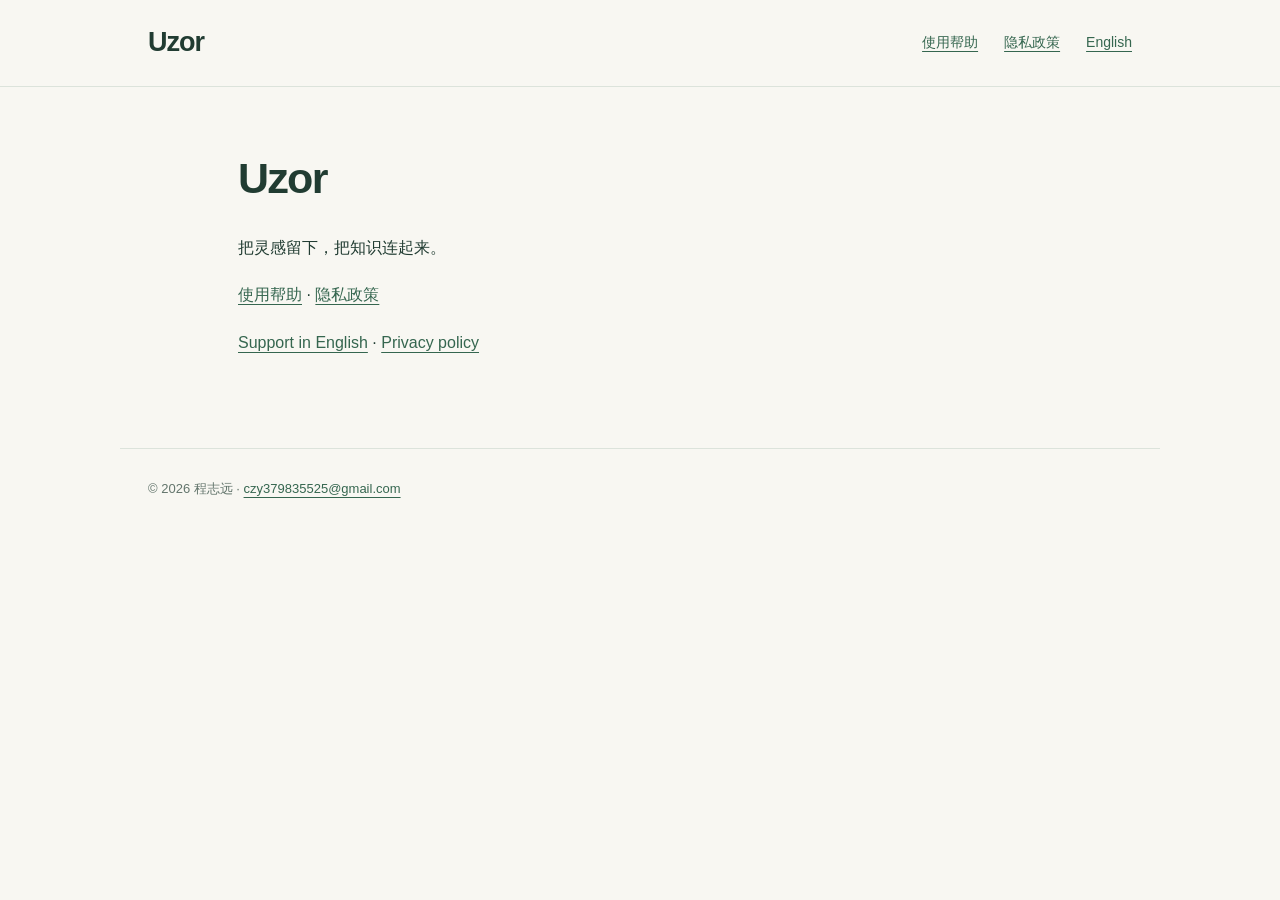
<file: index.html>
<!doctype html><html lang="zh-CN"><head><meta charset="utf-8"><meta name="viewport" content="width=device-width,initial-scale=1"><meta name="robots" content="index,follow"><title>支持与隐私 · Uzor</title><link rel="stylesheet" href="style.css"></head><body><header><nav aria-label="主导航"><a class="brand" href="./">Uzor</a><a href="support/">使用帮助</a><a href="privacy/">隐私政策</a><a href="en/support/">English</a></nav></header><main><h1>Uzor</h1><p>把灵感留下，把知识连起来。</p><p><a href="./support/">使用帮助</a> · <a href="./privacy/">隐私政策</a></p><p><a href="./en/support/">Support in English</a> · <a href="./en/privacy/">Privacy policy</a></p></main><footer>© 2026 程志远 · <a href="mailto:czy379835525@gmail.com">czy379835525@gmail.com</a></footer></body></html>
</file>
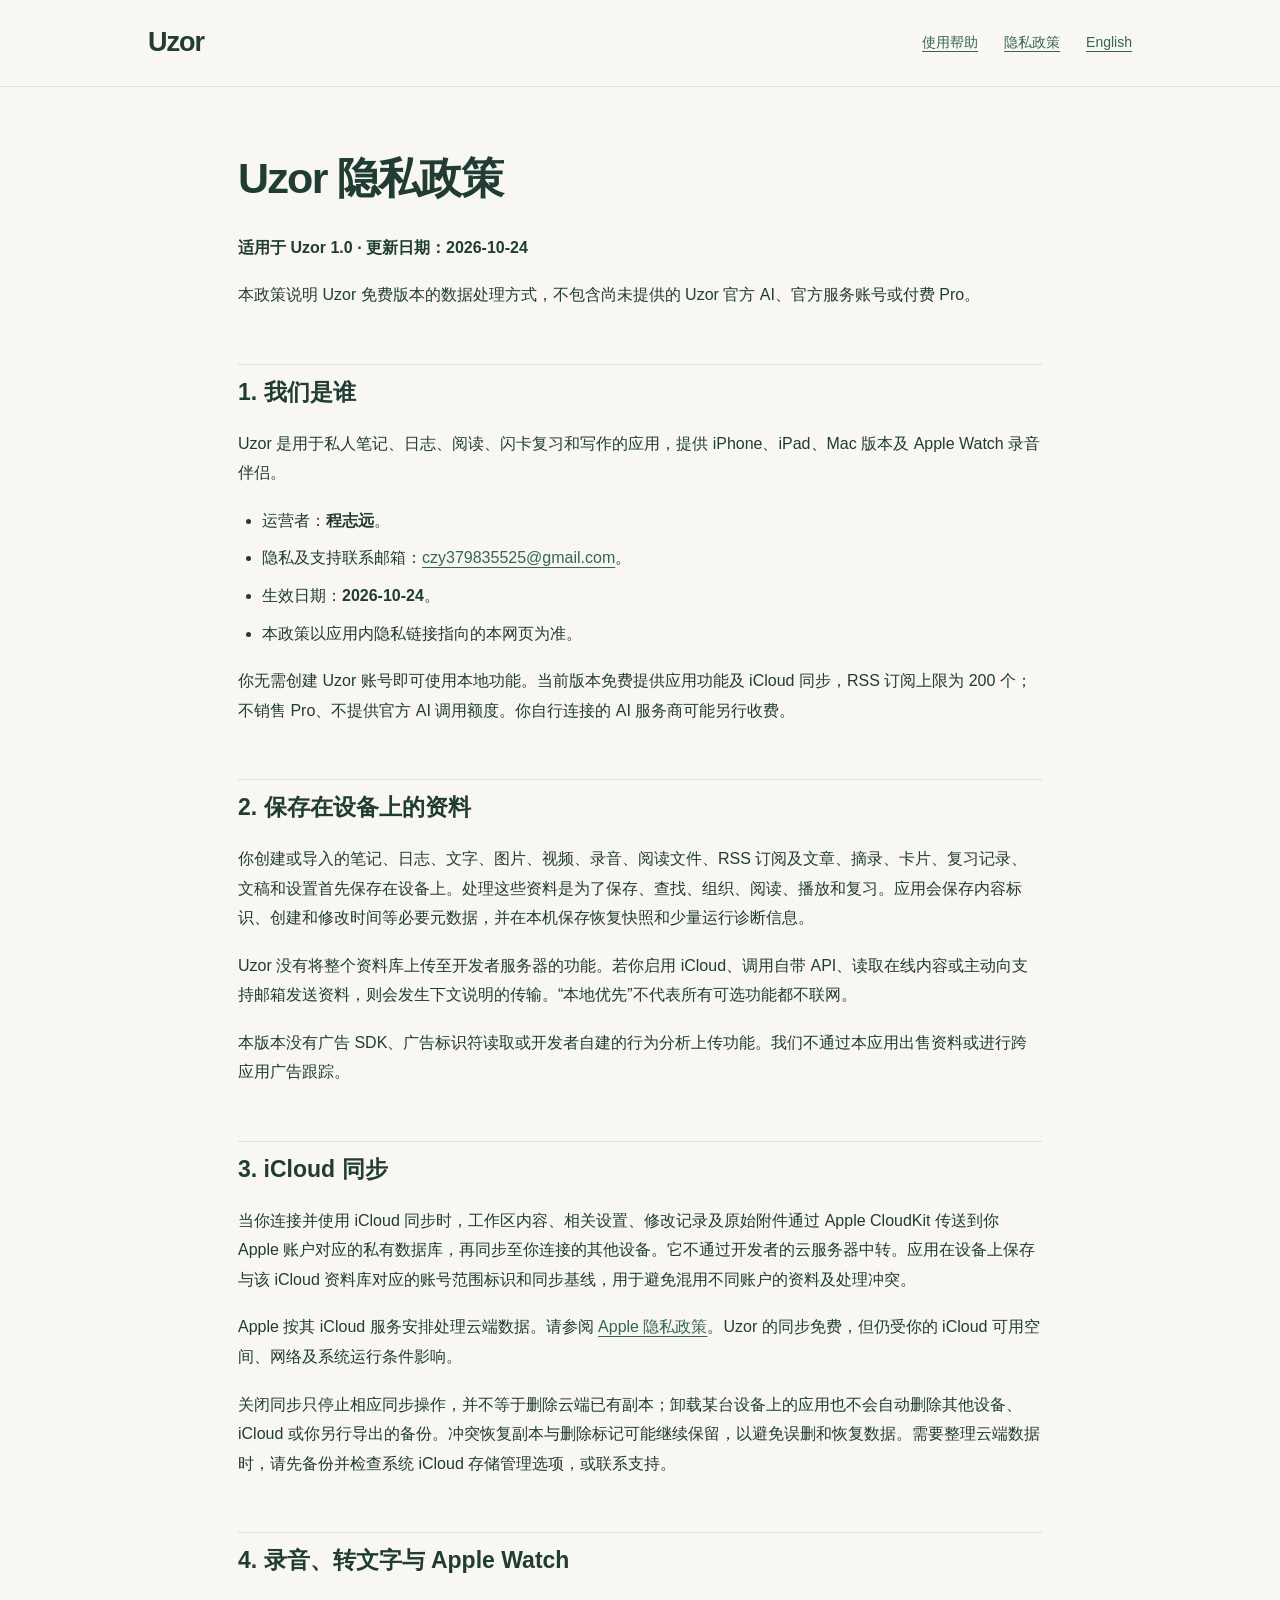
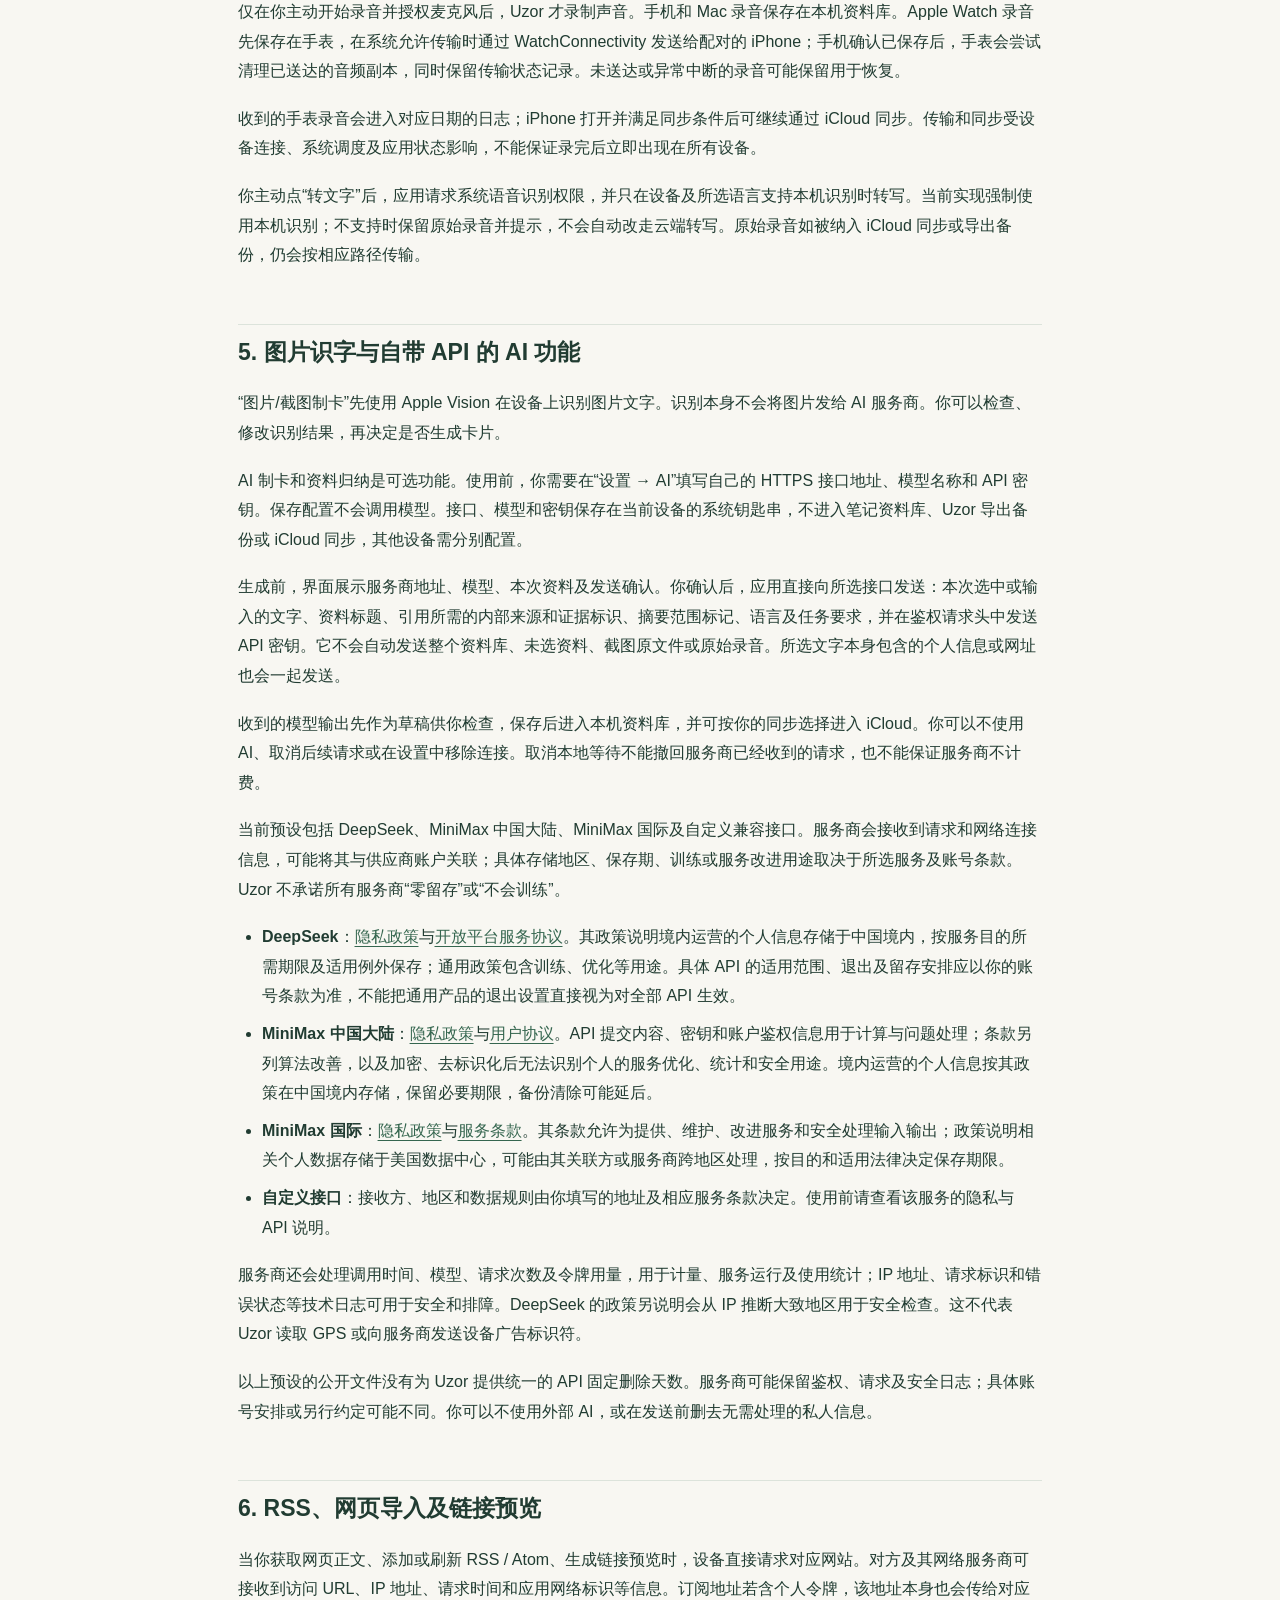
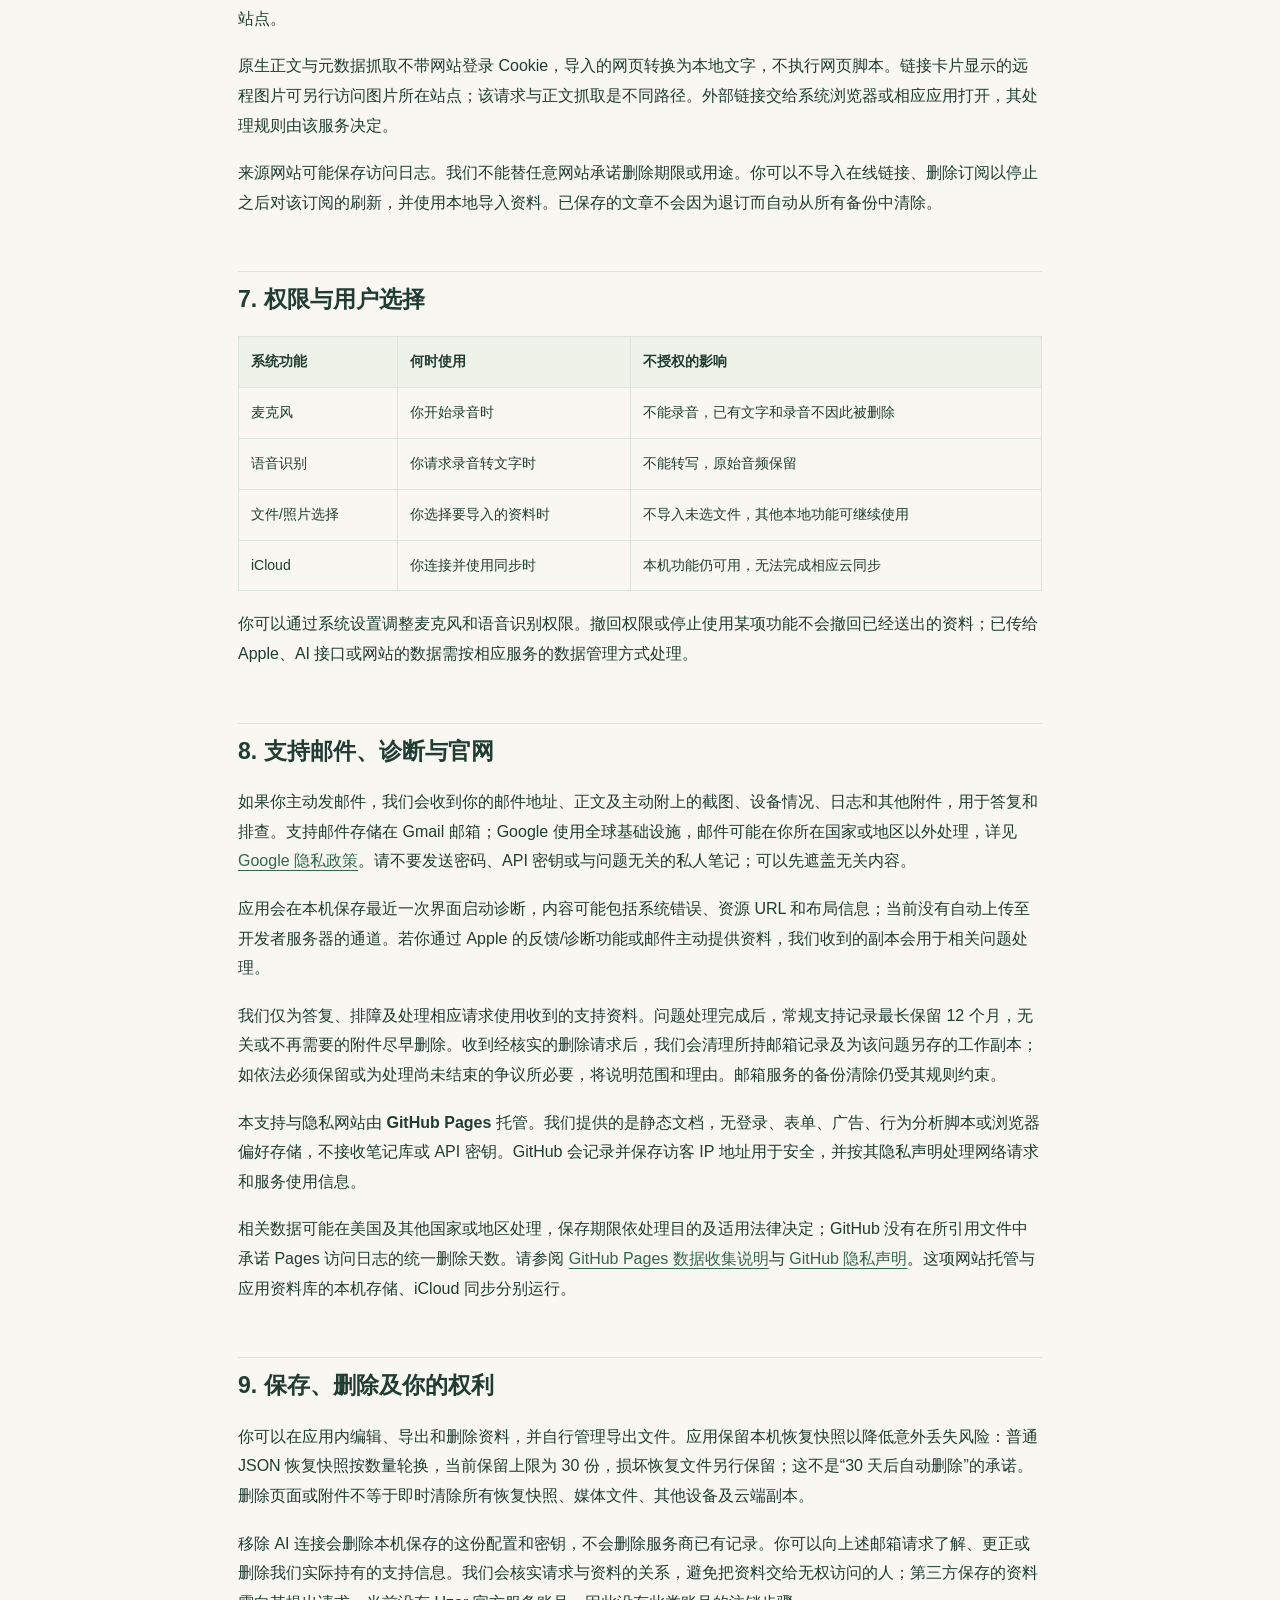
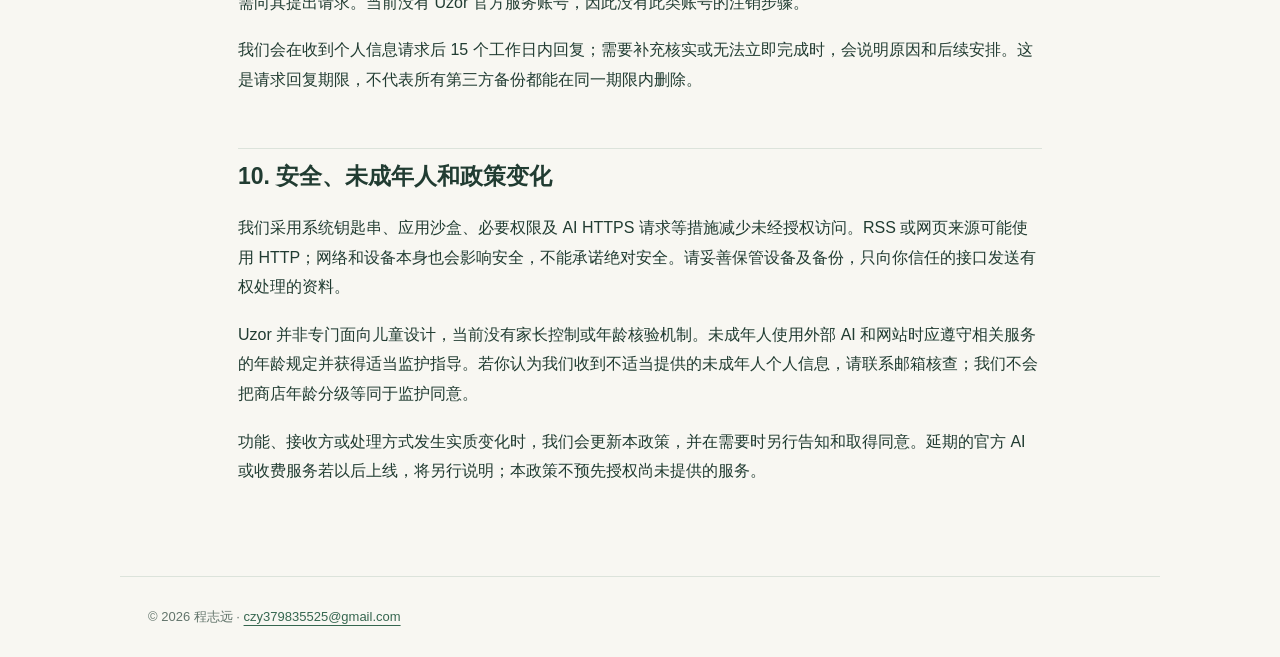
<file: privacy/index.html>
<!doctype html><html lang="zh-CN"><head><meta charset="utf-8"><meta name="viewport" content="width=device-width,initial-scale=1"><meta name="robots" content="index,follow"><title>隐私政策 · Uzor</title><link rel="stylesheet" href="../style.css"></head><body><header><nav aria-label="主导航"><a class="brand" href="../">Uzor</a><a href="../support/">使用帮助</a><a href="./">隐私政策</a><a href="../en/privacy/">English</a></nav></header><main><h1>Uzor 隐私政策</h1>
<p><strong>适用于 Uzor 1.0 · 更新日期：2026-10-24</strong></p>
<p>本政策说明 Uzor 免费版本的数据处理方式，不包含尚未提供的 Uzor 官方 AI、官方服务账号或付费 Pro。</p>
<h2>1. 我们是谁</h2>
<p>Uzor 是用于私人笔记、日志、阅读、闪卡复习和写作的应用，提供 iPhone、iPad、Mac 版本及 Apple Watch 录音伴侣。</p>
<ul>
<li>运营者：<strong>程志远</strong>。</li>
<li>隐私及支持联系邮箱：<a href="mailto:czy379835525@gmail.com" rel="noreferrer">czy379835525@gmail.com</a>。</li>
<li>生效日期：<strong>2026-10-24</strong>。</li>
<li>本政策以应用内隐私链接指向的本网页为准。</li>
</ul>
<p>你无需创建 Uzor 账号即可使用本地功能。当前版本免费提供应用功能及 iCloud 同步，RSS 订阅上限为 200 个；不销售 Pro、不提供官方 AI 调用额度。你自行连接的 AI 服务商可能另行收费。</p>
<h2>2. 保存在设备上的资料</h2>
<p>你创建或导入的笔记、日志、文字、图片、视频、录音、阅读文件、RSS 订阅及文章、摘录、卡片、复习记录、文稿和设置首先保存在设备上。处理这些资料是为了保存、查找、组织、阅读、播放和复习。应用会保存内容标识、创建和修改时间等必要元数据，并在本机保存恢复快照和少量运行诊断信息。</p>
<p>Uzor 没有将整个资料库上传至开发者服务器的功能。若你启用 iCloud、调用自带 API、读取在线内容或主动向支持邮箱发送资料，则会发生下文说明的传输。“本地优先”不代表所有可选功能都不联网。</p>
<p>本版本没有广告 SDK、广告标识符读取或开发者自建的行为分析上传功能。我们不通过本应用出售资料或进行跨应用广告跟踪。</p>
<h2>3. iCloud 同步</h2>
<p>当你连接并使用 iCloud 同步时，工作区内容、相关设置、修改记录及原始附件通过 Apple CloudKit 传送到你 Apple 账户对应的私有数据库，再同步至你连接的其他设备。它不通过开发者的云服务器中转。应用在设备上保存与该 iCloud 资料库对应的账号范围标识和同步基线，用于避免混用不同账户的资料及处理冲突。</p>
<p>Apple 按其 iCloud 服务安排处理云端数据。请参阅 <a href="https://www.apple.com/legal/privacy/" rel="noreferrer">Apple 隐私政策</a>。Uzor 的同步免费，但仍受你的 iCloud 可用空间、网络及系统运行条件影响。</p>
<p>关闭同步只停止相应同步操作，并不等于删除云端已有副本；卸载某台设备上的应用也不会自动删除其他设备、iCloud 或你另行导出的备份。冲突恢复副本与删除标记可能继续保留，以避免误删和恢复数据。需要整理云端数据时，请先备份并检查系统 iCloud 存储管理选项，或联系支持。</p>
<h2>4. 录音、转文字与 Apple Watch</h2>
<p>仅在你主动开始录音并授权麦克风后，Uzor 才录制声音。手机和 Mac 录音保存在本机资料库。Apple Watch 录音先保存在手表，在系统允许传输时通过 WatchConnectivity 发送给配对的 iPhone；手机确认已保存后，手表会尝试清理已送达的音频副本，同时保留传输状态记录。未送达或异常中断的录音可能保留用于恢复。</p>
<p>收到的手表录音会进入对应日期的日志；iPhone 打开并满足同步条件后可继续通过 iCloud 同步。传输和同步受设备连接、系统调度及应用状态影响，不能保证录完后立即出现在所有设备。</p>
<p>你主动点“转文字”后，应用请求系统语音识别权限，并只在设备及所选语言支持本机识别时转写。当前实现强制使用本机识别；不支持时保留原始录音并提示，不会自动改走云端转写。原始录音如被纳入 iCloud 同步或导出备份，仍会按相应路径传输。</p>
<h2>5. 图片识字与自带 API 的 AI 功能</h2>
<p>“图片/截图制卡”先使用 Apple Vision 在设备上识别图片文字。识别本身不会将图片发给 AI 服务商。你可以检查、修改识别结果，再决定是否生成卡片。</p>
<p>AI 制卡和资料归纳是可选功能。使用前，你需要在“设置 → AI”填写自己的 HTTPS 接口地址、模型名称和 API 密钥。保存配置不会调用模型。接口、模型和密钥保存在当前设备的系统钥匙串，不进入笔记资料库、Uzor 导出备份或 iCloud 同步，其他设备需分别配置。</p>
<p>生成前，界面展示服务商地址、模型、本次资料及发送确认。你确认后，应用直接向所选接口发送：本次选中或输入的文字、资料标题、引用所需的内部来源和证据标识、摘要范围标记、语言及任务要求，并在鉴权请求头中发送 API 密钥。它不会自动发送整个资料库、未选资料、截图原文件或原始录音。所选文字本身包含的个人信息或网址也会一起发送。</p>
<p>收到的模型输出先作为草稿供你检查，保存后进入本机资料库，并可按你的同步选择进入 iCloud。你可以不使用 AI、取消后续请求或在设置中移除连接。取消本地等待不能撤回服务商已经收到的请求，也不能保证服务商不计费。</p>
<p>当前预设包括 DeepSeek、MiniMax 中国大陆、MiniMax 国际及自定义兼容接口。服务商会接收到请求和网络连接信息，可能将其与供应商账户关联；具体存储地区、保存期、训练或服务改进用途取决于所选服务及账号条款。Uzor 不承诺所有服务商“零留存”或“不会训练”。</p>
<ul>
<li><strong>DeepSeek</strong>：<a href="https://cdn.deepseek.com/policies/zh-CN/deepseek-privacy-policy.html" rel="noreferrer">隐私政策</a>与<a href="https://cdn.deepseek.com/policies/zh-CN/deepseek-open-platform-terms-of-service.html" rel="noreferrer">开放平台服务协议</a>。其政策说明境内运营的个人信息存储于中国境内，按服务目的所需期限及适用例外保存；通用政策包含训练、优化等用途。具体 API 的适用范围、退出及留存安排应以你的账号条款为准，不能把通用产品的退出设置直接视为对全部 API 生效。</li>
<li><strong>MiniMax 中国大陆</strong>：<a href="https://platform.minimax.cn/protocol/privacy-policy" rel="noreferrer">隐私政策</a>与<a href="https://platform.minimax.cn/protocol/user-agreement" rel="noreferrer">用户协议</a>。API 提交内容、密钥和账户鉴权信息用于计算与问题处理；条款另列算法改善，以及加密、去标识化后无法识别个人的服务优化、统计和安全用途。境内运营的个人信息按其政策在中国境内存储，保留必要期限，备份清除可能延后。</li>
<li><strong>MiniMax 国际</strong>：<a href="https://platform.minimax.io/protocol/privacy-policy" rel="noreferrer">隐私政策</a>与<a href="https://platform.minimax.io/protocol/terms-of-service" rel="noreferrer">服务条款</a>。其条款允许为提供、维护、改进服务和安全处理输入输出；政策说明相关个人数据存储于美国数据中心，可能由其关联方或服务商跨地区处理，按目的和适用法律决定保存期限。</li>
<li><strong>自定义接口</strong>：接收方、地区和数据规则由你填写的地址及相应服务条款决定。使用前请查看该服务的隐私与 API 说明。</li>
</ul>
<p>服务商还会处理调用时间、模型、请求次数及令牌用量，用于计量、服务运行及使用统计；IP 地址、请求标识和错误状态等技术日志可用于安全和排障。DeepSeek 的政策另说明会从 IP 推断大致地区用于安全检查。这不代表 Uzor 读取 GPS 或向服务商发送设备广告标识符。</p>
<p>以上预设的公开文件没有为 Uzor 提供统一的 API 固定删除天数。服务商可能保留鉴权、请求及安全日志；具体账号安排或另行约定可能不同。你可以不使用外部 AI，或在发送前删去无需处理的私人信息。</p>
<h2>6. RSS、网页导入及链接预览</h2>
<p>当你获取网页正文、添加或刷新 RSS / Atom、生成链接预览时，设备直接请求对应网站。对方及其网络服务商可接收到访问 URL、IP 地址、请求时间和应用网络标识等信息。订阅地址若含个人令牌，该地址本身也会传给对应站点。</p>
<p>原生正文与元数据抓取不带网站登录 Cookie，导入的网页转换为本地文字，不执行网页脚本。链接卡片显示的远程图片可另行访问图片所在站点；该请求与正文抓取是不同路径。外部链接交给系统浏览器或相应应用打开，其处理规则由该服务决定。</p>
<p>来源网站可能保存访问日志。我们不能替任意网站承诺删除期限或用途。你可以不导入在线链接、删除订阅以停止之后对该订阅的刷新，并使用本地导入资料。已保存的文章不会因为退订而自动从所有备份中清除。</p>
<h2>7. 权限与用户选择</h2>
<div class="table-scroll"><table><thead><tr><th>系统功能</th><th>何时使用</th><th>不授权的影响</th></tr></thead><tbody>
<tr><td>麦克风</td><td>你开始录音时</td><td>不能录音，已有文字和录音不因此被删除</td></tr>
<tr><td>语音识别</td><td>你请求录音转文字时</td><td>不能转写，原始音频保留</td></tr>
<tr><td>文件/照片选择</td><td>你选择要导入的资料时</td><td>不导入未选文件，其他本地功能可继续使用</td></tr>
<tr><td>iCloud</td><td>你连接并使用同步时</td><td>本机功能仍可用，无法完成相应云同步</td></tr>
</tbody></table></div>
<p>你可以通过系统设置调整麦克风和语音识别权限。撤回权限或停止使用某项功能不会撤回已经送出的资料；已传给 Apple、AI 接口或网站的数据需按相应服务的数据管理方式处理。</p>
<h2>8. 支持邮件、诊断与官网</h2>
<p>如果你主动发邮件，我们会收到你的邮件地址、正文及主动附上的截图、设备情况、日志和其他附件，用于答复和排查。支持邮件存储在 Gmail 邮箱；Google 使用全球基础设施，邮件可能在你所在国家或地区以外处理，详见 <a href="https://policies.google.com/privacy?hl=zh-CN" rel="noreferrer">Google 隐私政策</a>。请不要发送密码、API 密钥或与问题无关的私人笔记；可以先遮盖无关内容。</p>
<p>应用会在本机保存最近一次界面启动诊断，内容可能包括系统错误、资源 URL 和布局信息；当前没有自动上传至开发者服务器的通道。若你通过 Apple 的反馈/诊断功能或邮件主动提供资料，我们收到的副本会用于相关问题处理。</p>
<p>我们仅为答复、排障及处理相应请求使用收到的支持资料。问题处理完成后，常规支持记录最长保留 12 个月，无关或不再需要的附件尽早删除。收到经核实的删除请求后，我们会清理所持邮箱记录及为该问题另存的工作副本；如依法必须保留或为处理尚未结束的争议所必要，将说明范围和理由。邮箱服务的备份清除仍受其规则约束。</p>
<p>本支持与隐私网站由 <strong>GitHub Pages</strong> 托管。我们提供的是静态文档，无登录、表单、广告、行为分析脚本或浏览器偏好存储，不接收笔记库或 API 密钥。GitHub 会记录并保存访客 IP 地址用于安全，并按其隐私声明处理网络请求和服务使用信息。</p>
<p>相关数据可能在美国及其他国家或地区处理，保存期限依处理目的及适用法律决定；GitHub 没有在所引用文件中承诺 Pages 访问日志的统一删除天数。请参阅 <a href="https://docs.github.com/en/pages/getting-started-with-github-pages/what-is-github-pages#data-collection" rel="noreferrer">GitHub Pages 数据收集说明</a>与 <a href="https://docs.github.com/en/site-policy/privacy-policies/github-general-privacy-statement" rel="noreferrer">GitHub 隐私声明</a>。这项网站托管与应用资料库的本机存储、iCloud 同步分别运行。</p>
<h2>9. 保存、删除及你的权利</h2>
<p>你可以在应用内编辑、导出和删除资料，并自行管理导出文件。应用保留本机恢复快照以降低意外丢失风险：普通 JSON 恢复快照按数量轮换，当前保留上限为 30 份，损坏恢复文件另行保留；这不是“30 天后自动删除”的承诺。删除页面或附件不等于即时清除所有恢复快照、媒体文件、其他设备及云端副本。</p>
<p>移除 AI 连接会删除本机保存的这份配置和密钥，不会删除服务商已有记录。你可以向上述邮箱请求了解、更正或删除我们实际持有的支持信息。我们会核实请求与资料的关系，避免把资料交给无权访问的人；第三方保存的资料需向其提出请求。当前没有 Uzor 官方服务账号，因此没有此类账号的注销步骤。</p>
<p>我们会在收到个人信息请求后 15 个工作日内回复；需要补充核实或无法立即完成时，会说明原因和后续安排。这是请求回复期限，不代表所有第三方备份都能在同一期限内删除。</p>
<h2>10. 安全、未成年人和政策变化</h2>
<p>我们采用系统钥匙串、应用沙盒、必要权限及 AI HTTPS 请求等措施减少未经授权访问。RSS 或网页来源可能使用 HTTP；网络和设备本身也会影响安全，不能承诺绝对安全。请妥善保管设备及备份，只向你信任的接口发送有权处理的资料。</p>
<p>Uzor 并非专门面向儿童设计，当前没有家长控制或年龄核验机制。未成年人使用外部 AI 和网站时应遵守相关服务的年龄规定并获得适当监护指导。若你认为我们收到不适当提供的未成年人个人信息，请联系邮箱核查；我们不会把商店年龄分级等同于监护同意。</p>
<p>功能、接收方或处理方式发生实质变化时，我们会更新本政策，并在需要时另行告知和取得同意。延期的官方 AI 或收费服务若以后上线，将另行说明；本政策不预先授权尚未提供的服务。</p></main><footer>© 2026 程志远 · <a href="mailto:czy379835525@gmail.com">czy379835525@gmail.com</a></footer></body></html>
</file>
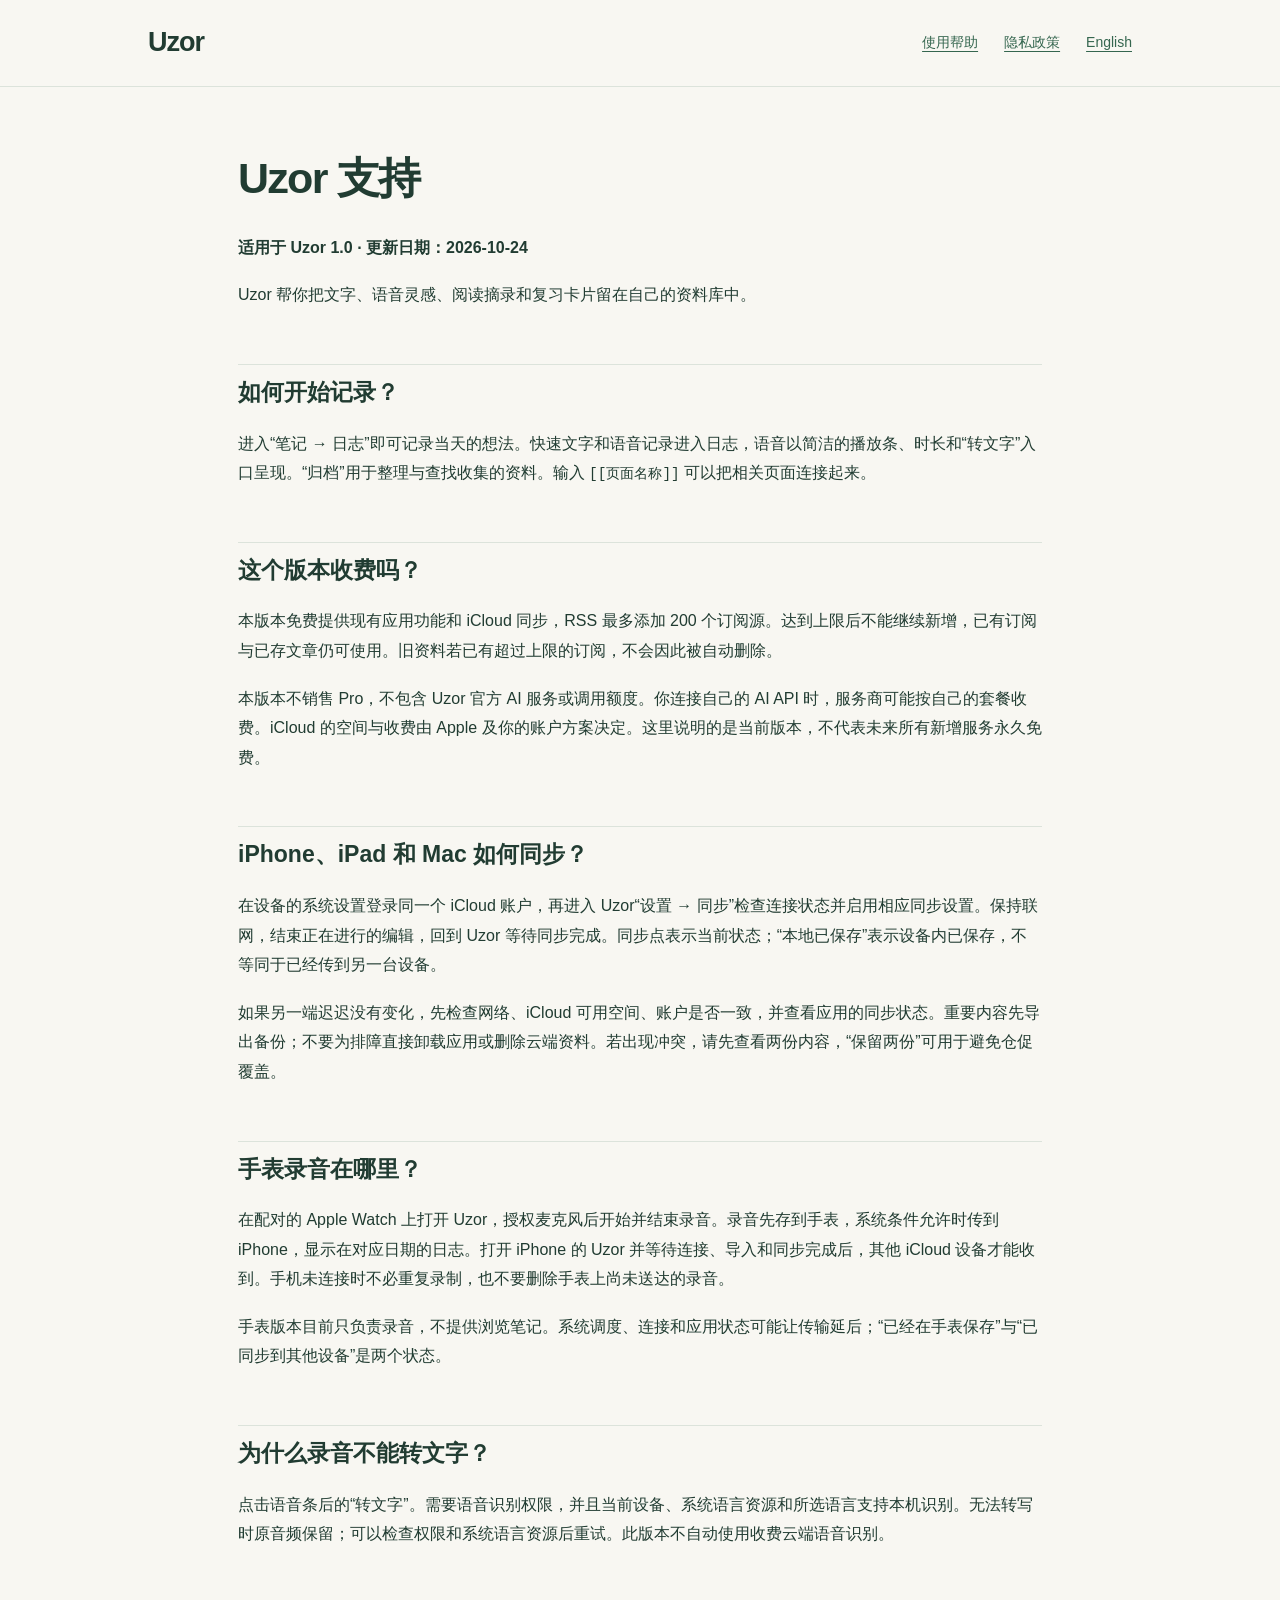
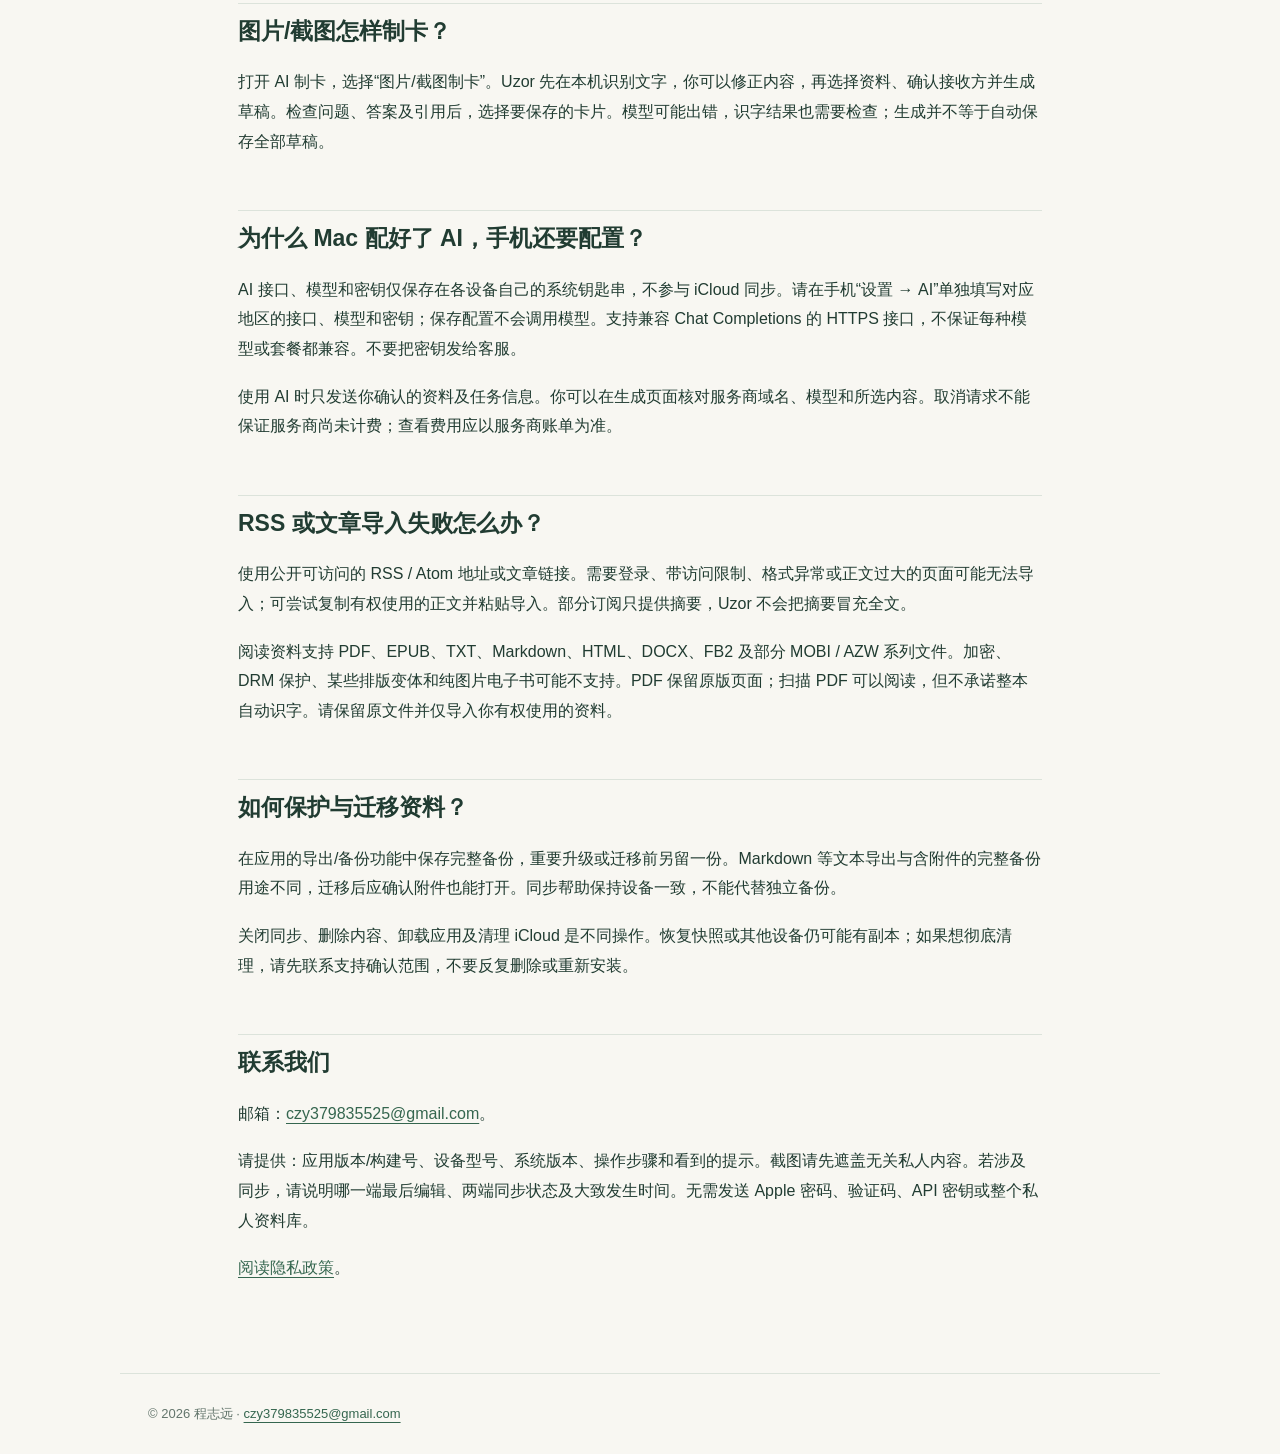
<file: support/index.html>
<!doctype html><html lang="zh-CN"><head><meta charset="utf-8"><meta name="viewport" content="width=device-width,initial-scale=1"><meta name="robots" content="index,follow"><title>使用帮助 · Uzor</title><link rel="stylesheet" href="../style.css"></head><body><header><nav aria-label="主导航"><a class="brand" href="../">Uzor</a><a href="./">使用帮助</a><a href="../privacy/">隐私政策</a><a href="../en/support/">English</a></nav></header><main><h1>Uzor 支持</h1>
<p><strong>适用于 Uzor 1.0 · 更新日期：2026-10-24</strong></p>
<p>Uzor 帮你把文字、语音灵感、阅读摘录和复习卡片留在自己的资料库中。</p>
<h2>如何开始记录？</h2>
<p>进入“笔记 → 日志”即可记录当天的想法。快速文字和语音记录进入日志，语音以简洁的播放条、时长和“转文字”入口呈现。“归档”用于整理与查找收集的资料。输入 <code>[[页面名称]]</code> 可以把相关页面连接起来。</p>
<h2>这个版本收费吗？</h2>
<p>本版本免费提供现有应用功能和 iCloud 同步，RSS 最多添加 200 个订阅源。达到上限后不能继续新增，已有订阅与已存文章仍可使用。旧资料若已有超过上限的订阅，不会因此被自动删除。</p>
<p>本版本不销售 Pro，不包含 Uzor 官方 AI 服务或调用额度。你连接自己的 AI API 时，服务商可能按自己的套餐收费。iCloud 的空间与收费由 Apple 及你的账户方案决定。这里说明的是当前版本，不代表未来所有新增服务永久免费。</p>
<h2>iPhone、iPad 和 Mac 如何同步？</h2>
<p>在设备的系统设置登录同一个 iCloud 账户，再进入 Uzor“设置 → 同步”检查连接状态并启用相应同步设置。保持联网，结束正在进行的编辑，回到 Uzor 等待同步完成。同步点表示当前状态；“本地已保存”表示设备内已保存，不等同于已经传到另一台设备。</p>
<p>如果另一端迟迟没有变化，先检查网络、iCloud 可用空间、账户是否一致，并查看应用的同步状态。重要内容先导出备份；不要为排障直接卸载应用或删除云端资料。若出现冲突，请先查看两份内容，“保留两份”可用于避免仓促覆盖。</p>
<h2>手表录音在哪里？</h2>
<p>在配对的 Apple Watch 上打开 Uzor，授权麦克风后开始并结束录音。录音先存到手表，系统条件允许时传到 iPhone，显示在对应日期的日志。打开 iPhone 的 Uzor 并等待连接、导入和同步完成后，其他 iCloud 设备才能收到。手机未连接时不必重复录制，也不要删除手表上尚未送达的录音。</p>
<p>手表版本目前只负责录音，不提供浏览笔记。系统调度、连接和应用状态可能让传输延后；“已经在手表保存”与“已同步到其他设备”是两个状态。</p>
<h2>为什么录音不能转文字？</h2>
<p>点击语音条后的“转文字”。需要语音识别权限，并且当前设备、系统语言资源和所选语言支持本机识别。无法转写时原音频保留；可以检查权限和系统语言资源后重试。此版本不自动使用收费云端语音识别。</p>
<h2>图片/截图怎样制卡？</h2>
<p>打开 AI 制卡，选择“图片/截图制卡”。Uzor 先在本机识别文字，你可以修正内容，再选择资料、确认接收方并生成草稿。检查问题、答案及引用后，选择要保存的卡片。模型可能出错，识字结果也需要检查；生成并不等于自动保存全部草稿。</p>
<h2>为什么 Mac 配好了 AI，手机还要配置？</h2>
<p>AI 接口、模型和密钥仅保存在各设备自己的系统钥匙串，不参与 iCloud 同步。请在手机“设置 → AI”单独填写对应地区的接口、模型和密钥；保存配置不会调用模型。支持兼容 Chat Completions 的 HTTPS 接口，不保证每种模型或套餐都兼容。不要把密钥发给客服。</p>
<p>使用 AI 时只发送你确认的资料及任务信息。你可以在生成页面核对服务商域名、模型和所选内容。取消请求不能保证服务商尚未计费；查看费用应以服务商账单为准。</p>
<h2>RSS 或文章导入失败怎么办？</h2>
<p>使用公开可访问的 RSS / Atom 地址或文章链接。需要登录、带访问限制、格式异常或正文过大的页面可能无法导入；可尝试复制有权使用的正文并粘贴导入。部分订阅只提供摘要，Uzor 不会把摘要冒充全文。</p>
<p>阅读资料支持 PDF、EPUB、TXT、Markdown、HTML、DOCX、FB2 及部分 MOBI / AZW 系列文件。加密、DRM 保护、某些排版变体和纯图片电子书可能不支持。PDF 保留原版页面；扫描 PDF 可以阅读，但不承诺整本自动识字。请保留原文件并仅导入你有权使用的资料。</p>
<h2>如何保护与迁移资料？</h2>
<p>在应用的导出/备份功能中保存完整备份，重要升级或迁移前另留一份。Markdown 等文本导出与含附件的完整备份用途不同，迁移后应确认附件也能打开。同步帮助保持设备一致，不能代替独立备份。</p>
<p>关闭同步、删除内容、卸载应用及清理 iCloud 是不同操作。恢复快照或其他设备仍可能有副本；如果想彻底清理，请先联系支持确认范围，不要反复删除或重新安装。</p>
<h2>联系我们</h2>
<p>邮箱：<a href="mailto:czy379835525@gmail.com" rel="noreferrer">czy379835525@gmail.com</a>。</p>
<p>请提供：应用版本/构建号、设备型号、系统版本、操作步骤和看到的提示。截图请先遮盖无关私人内容。若涉及同步，请说明哪一端最后编辑、两端同步状态及大致发生时间。无需发送 Apple 密码、验证码、API 密钥或整个私人资料库。</p>
<p><a href="../privacy/" rel="noreferrer">阅读隐私政策</a>。</p></main><footer>© 2026 程志远 · <a href="mailto:czy379835525@gmail.com">czy379835525@gmail.com</a></footer></body></html>
</file>
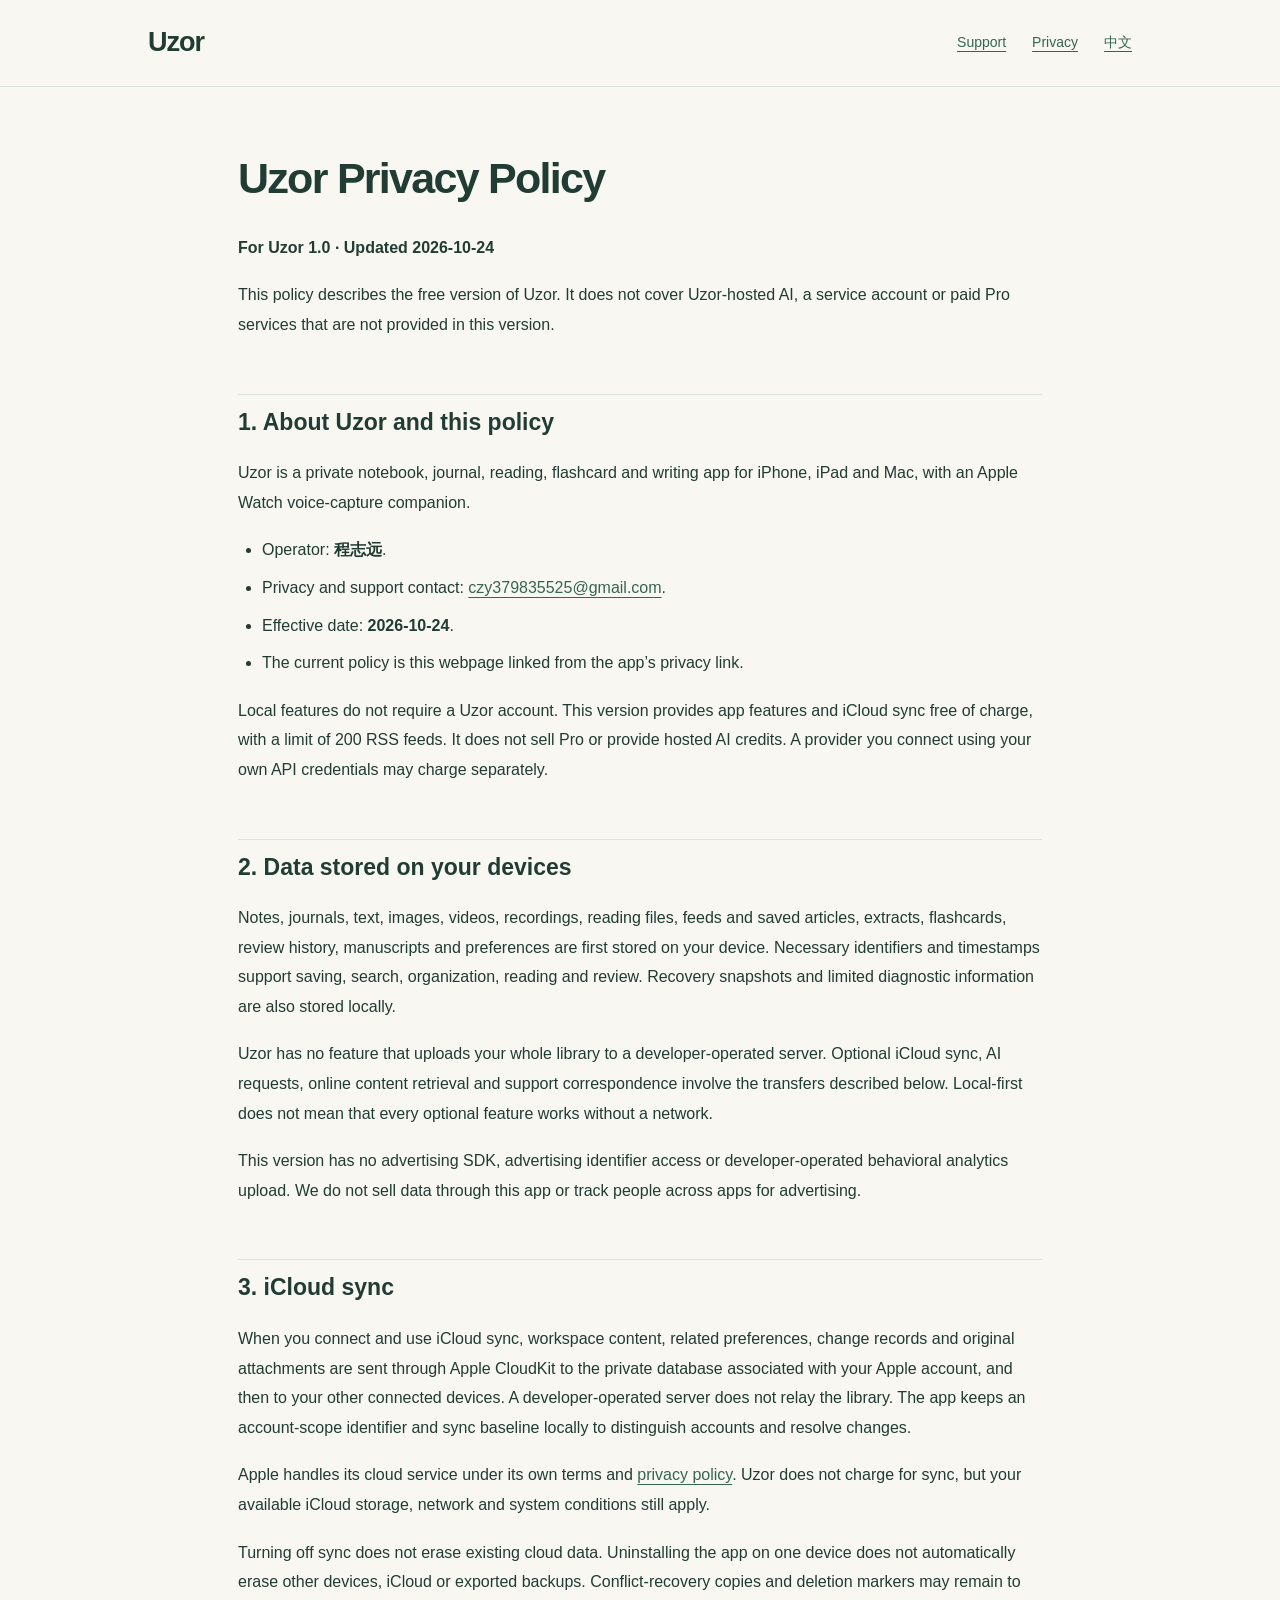
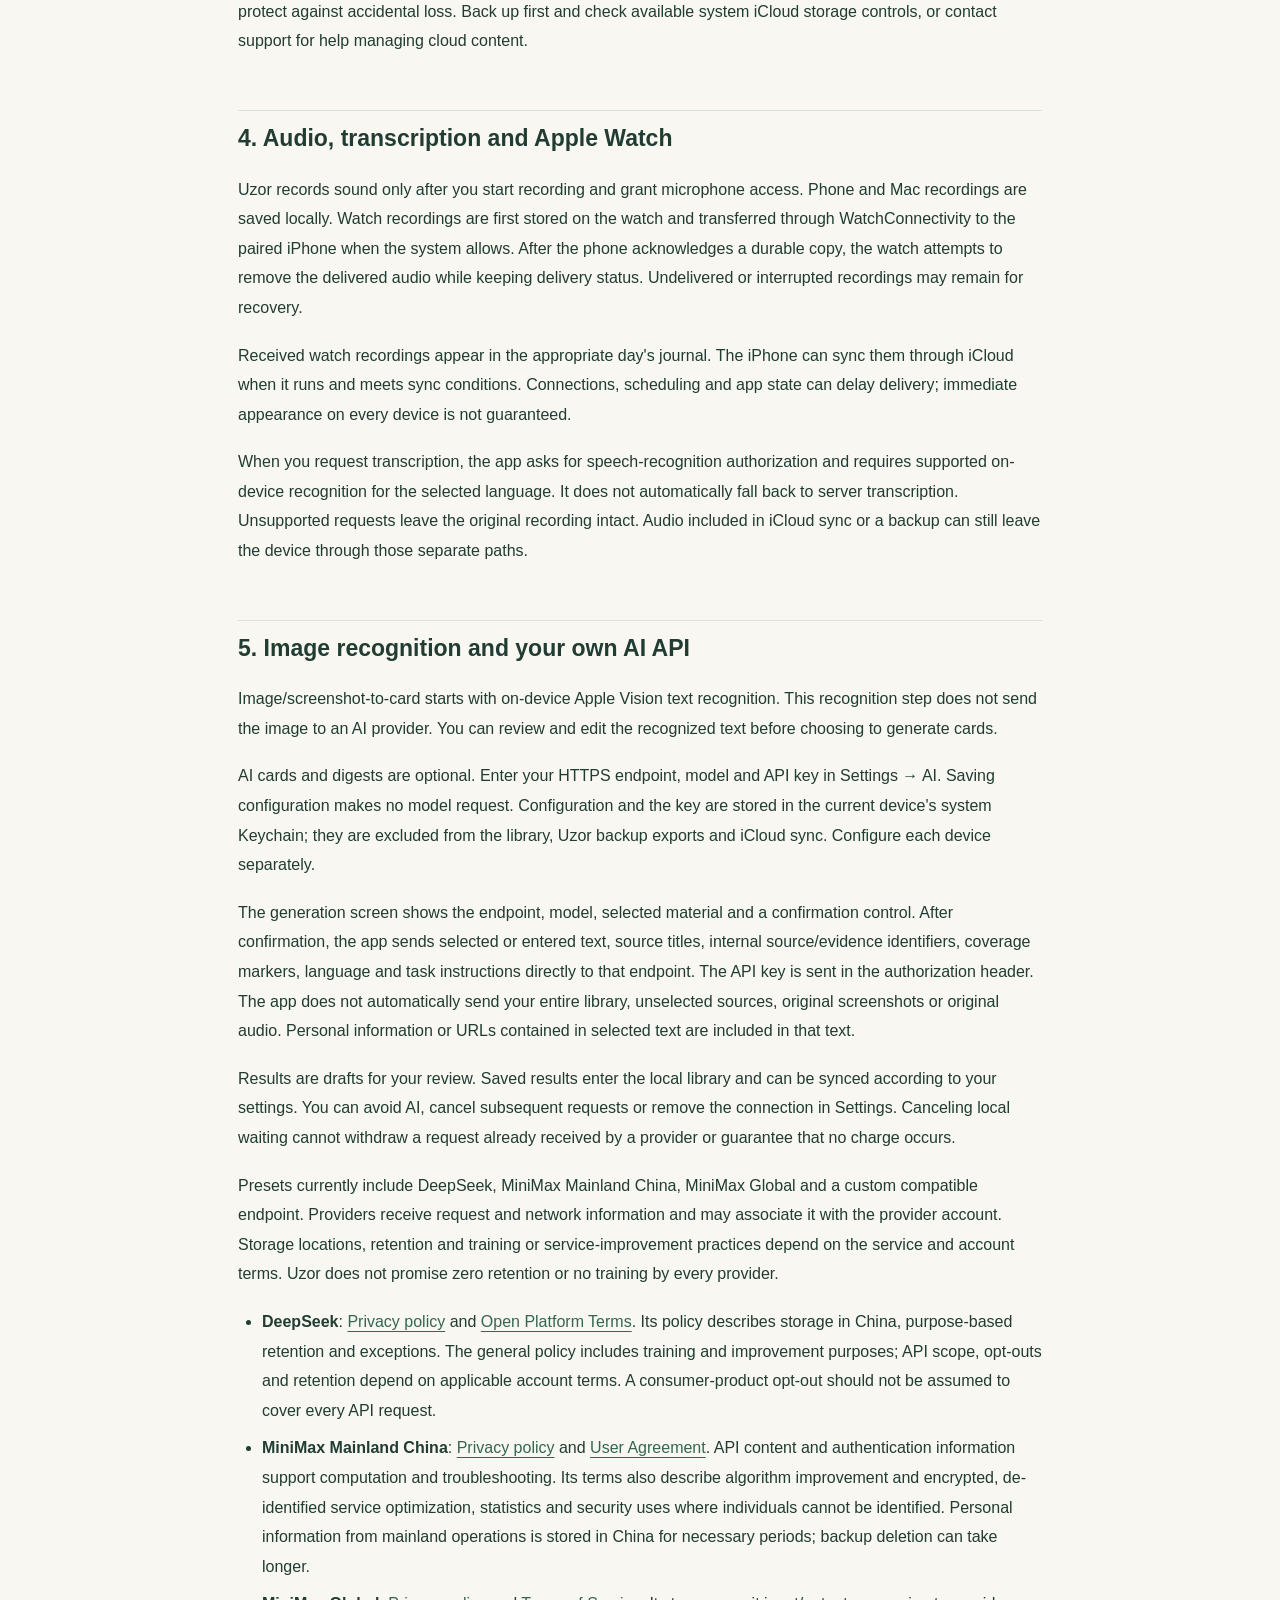
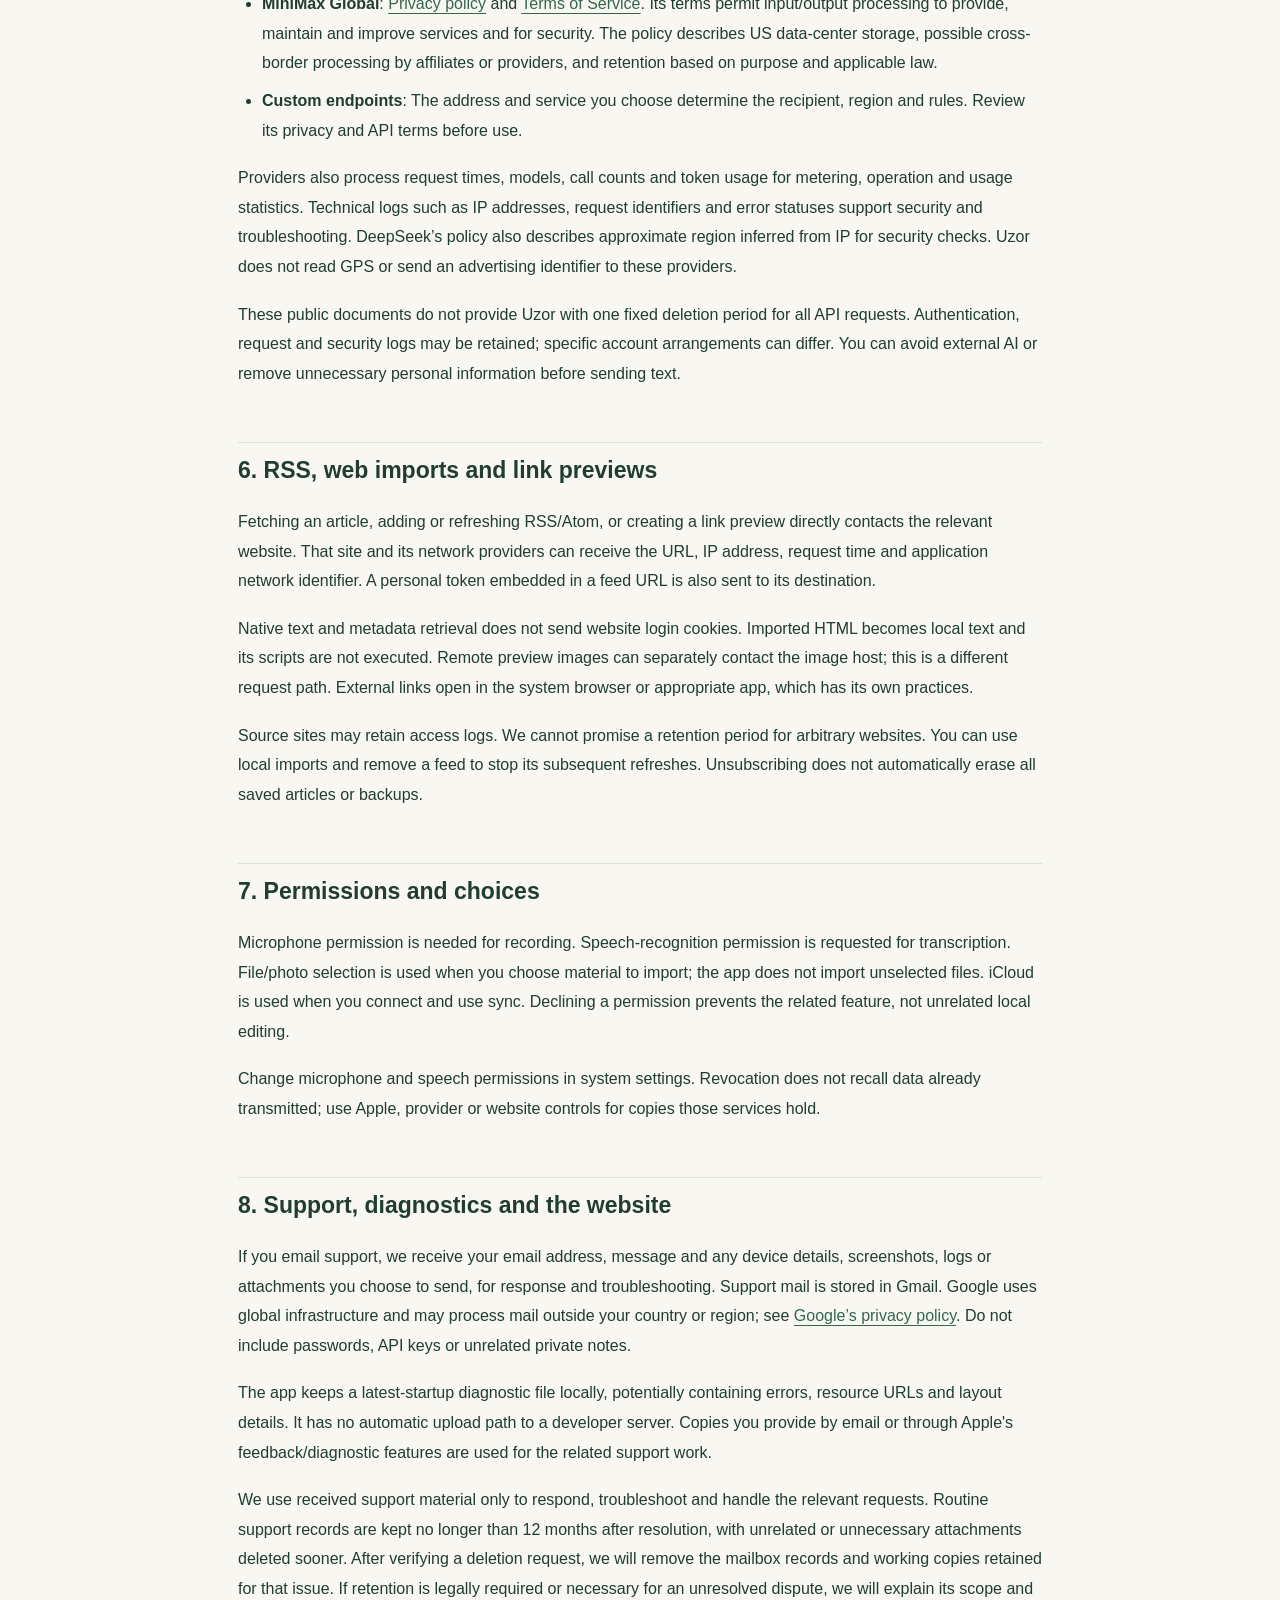
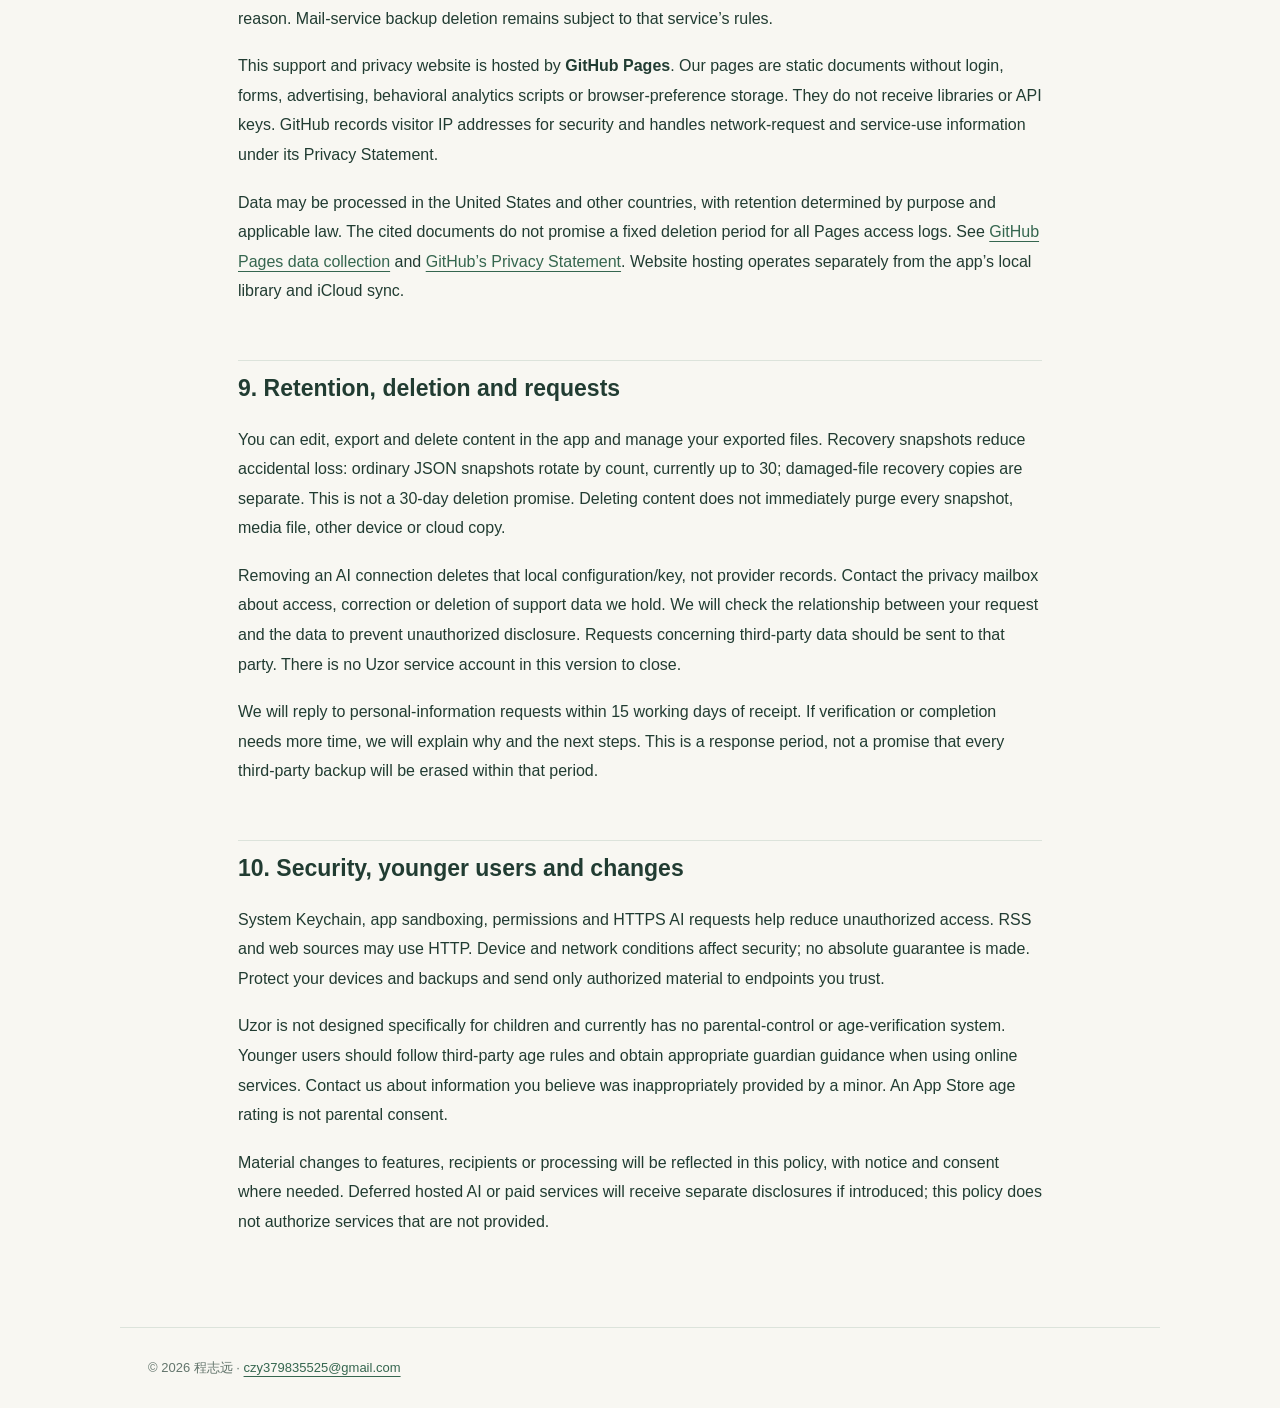
<file: en/privacy/index.html>
<!doctype html><html lang="en"><head><meta charset="utf-8"><meta name="viewport" content="width=device-width,initial-scale=1"><meta name="robots" content="index,follow"><title>Privacy policy · Uzor</title><link rel="stylesheet" href="../../style.css"></head><body><header><nav aria-label="Main navigation"><a class="brand" href="../../">Uzor</a><a href="../support/">Support</a><a href="./">Privacy</a><a href="../../privacy/">中文</a></nav></header><main><h1>Uzor Privacy Policy</h1>
<p><strong>For Uzor 1.0 · Updated 2026-10-24</strong></p>
<p>This policy describes the free version of Uzor. It does not cover Uzor-hosted AI, a service account or paid Pro services that are not provided in this version.</p>
<h2>1. About Uzor and this policy</h2>
<p>Uzor is a private notebook, journal, reading, flashcard and writing app for iPhone, iPad and Mac, with an Apple Watch voice-capture companion.</p>
<ul>
<li>Operator: <strong>程志远</strong>.</li>
<li>Privacy and support contact: <a href="mailto:czy379835525@gmail.com" rel="noreferrer">czy379835525@gmail.com</a>.</li>
<li>Effective date: <strong>2026-10-24</strong>.</li>
<li>The current policy is this webpage linked from the app’s privacy link.</li>
</ul>
<p>Local features do not require a Uzor account. This version provides app features and iCloud sync free of charge, with a limit of 200 RSS feeds. It does not sell Pro or provide hosted AI credits. A provider you connect using your own API credentials may charge separately.</p>
<h2>2. Data stored on your devices</h2>
<p>Notes, journals, text, images, videos, recordings, reading files, feeds and saved articles, extracts, flashcards, review history, manuscripts and preferences are first stored on your device. Necessary identifiers and timestamps support saving, search, organization, reading and review. Recovery snapshots and limited diagnostic information are also stored locally.</p>
<p>Uzor has no feature that uploads your whole library to a developer-operated server. Optional iCloud sync, AI requests, online content retrieval and support correspondence involve the transfers described below. Local-first does not mean that every optional feature works without a network.</p>
<p>This version has no advertising SDK, advertising identifier access or developer-operated behavioral analytics upload. We do not sell data through this app or track people across apps for advertising.</p>
<h2>3. iCloud sync</h2>
<p>When you connect and use iCloud sync, workspace content, related preferences, change records and original attachments are sent through Apple CloudKit to the private database associated with your Apple account, and then to your other connected devices. A developer-operated server does not relay the library. The app keeps an account-scope identifier and sync baseline locally to distinguish accounts and resolve changes.</p>
<p>Apple handles its cloud service under its own terms and <a href="https://www.apple.com/legal/privacy/" rel="noreferrer">privacy policy</a>. Uzor does not charge for sync, but your available iCloud storage, network and system conditions still apply.</p>
<p>Turning off sync does not erase existing cloud data. Uninstalling the app on one device does not automatically erase other devices, iCloud or exported backups. Conflict-recovery copies and deletion markers may remain to protect against accidental loss. Back up first and check available system iCloud storage controls, or contact support for help managing cloud content.</p>
<h2>4. Audio, transcription and Apple Watch</h2>
<p>Uzor records sound only after you start recording and grant microphone access. Phone and Mac recordings are saved locally. Watch recordings are first stored on the watch and transferred through WatchConnectivity to the paired iPhone when the system allows. After the phone acknowledges a durable copy, the watch attempts to remove the delivered audio while keeping delivery status. Undelivered or interrupted recordings may remain for recovery.</p>
<p>Received watch recordings appear in the appropriate day&#x27;s journal. The iPhone can sync them through iCloud when it runs and meets sync conditions. Connections, scheduling and app state can delay delivery; immediate appearance on every device is not guaranteed.</p>
<p>When you request transcription, the app asks for speech-recognition authorization and requires supported on-device recognition for the selected language. It does not automatically fall back to server transcription. Unsupported requests leave the original recording intact. Audio included in iCloud sync or a backup can still leave the device through those separate paths.</p>
<h2>5. Image recognition and your own AI API</h2>
<p>Image/screenshot-to-card starts with on-device Apple Vision text recognition. This recognition step does not send the image to an AI provider. You can review and edit the recognized text before choosing to generate cards.</p>
<p>AI cards and digests are optional. Enter your HTTPS endpoint, model and API key in Settings → AI. Saving configuration makes no model request. Configuration and the key are stored in the current device&#x27;s system Keychain; they are excluded from the library, Uzor backup exports and iCloud sync. Configure each device separately.</p>
<p>The generation screen shows the endpoint, model, selected material and a confirmation control. After confirmation, the app sends selected or entered text, source titles, internal source/evidence identifiers, coverage markers, language and task instructions directly to that endpoint. The API key is sent in the authorization header. The app does not automatically send your entire library, unselected sources, original screenshots or original audio. Personal information or URLs contained in selected text are included in that text.</p>
<p>Results are drafts for your review. Saved results enter the local library and can be synced according to your settings. You can avoid AI, cancel subsequent requests or remove the connection in Settings. Canceling local waiting cannot withdraw a request already received by a provider or guarantee that no charge occurs.</p>
<p>Presets currently include DeepSeek, MiniMax Mainland China, MiniMax Global and a custom compatible endpoint. Providers receive request and network information and may associate it with the provider account. Storage locations, retention and training or service-improvement practices depend on the service and account terms. Uzor does not promise zero retention or no training by every provider.</p>
<ul>
<li><strong>DeepSeek</strong>: <a href="https://cdn.deepseek.com/policies/en-US/deepseek-privacy-policy.html" rel="noreferrer">Privacy policy</a> and <a href="https://cdn.deepseek.com/policies/en-US/deepseek-open-platform-terms-of-service.html" rel="noreferrer">Open Platform Terms</a>. Its policy describes storage in China, purpose-based retention and exceptions. The general policy includes training and improvement purposes; API scope, opt-outs and retention depend on applicable account terms. A consumer-product opt-out should not be assumed to cover every API request.</li>
<li><strong>MiniMax Mainland China</strong>: <a href="https://platform.minimax.cn/protocol/privacy-policy" rel="noreferrer">Privacy policy</a> and <a href="https://platform.minimax.cn/protocol/user-agreement" rel="noreferrer">User Agreement</a>. API content and authentication information support computation and troubleshooting. Its terms also describe algorithm improvement and encrypted, de-identified service optimization, statistics and security uses where individuals cannot be identified. Personal information from mainland operations is stored in China for necessary periods; backup deletion can take longer.</li>
<li><strong>MiniMax Global</strong>: <a href="https://platform.minimax.io/protocol/privacy-policy" rel="noreferrer">Privacy policy</a> and <a href="https://platform.minimax.io/protocol/terms-of-service" rel="noreferrer">Terms of Service</a>. Its terms permit input/output processing to provide, maintain and improve services and for security. The policy describes US data-center storage, possible cross-border processing by affiliates or providers, and retention based on purpose and applicable law.</li>
<li><strong>Custom endpoints</strong>: The address and service you choose determine the recipient, region and rules. Review its privacy and API terms before use.</li>
</ul>
<p>Providers also process request times, models, call counts and token usage for metering, operation and usage statistics. Technical logs such as IP addresses, request identifiers and error statuses support security and troubleshooting. DeepSeek’s policy also describes approximate region inferred from IP for security checks. Uzor does not read GPS or send an advertising identifier to these providers.</p>
<p>These public documents do not provide Uzor with one fixed deletion period for all API requests. Authentication, request and security logs may be retained; specific account arrangements can differ. You can avoid external AI or remove unnecessary personal information before sending text.</p>
<h2>6. RSS, web imports and link previews</h2>
<p>Fetching an article, adding or refreshing RSS/Atom, or creating a link preview directly contacts the relevant website. That site and its network providers can receive the URL, IP address, request time and application network identifier. A personal token embedded in a feed URL is also sent to its destination.</p>
<p>Native text and metadata retrieval does not send website login cookies. Imported HTML becomes local text and its scripts are not executed. Remote preview images can separately contact the image host; this is a different request path. External links open in the system browser or appropriate app, which has its own practices.</p>
<p>Source sites may retain access logs. We cannot promise a retention period for arbitrary websites. You can use local imports and remove a feed to stop its subsequent refreshes. Unsubscribing does not automatically erase all saved articles or backups.</p>
<h2>7. Permissions and choices</h2>
<p>Microphone permission is needed for recording. Speech-recognition permission is requested for transcription. File/photo selection is used when you choose material to import; the app does not import unselected files. iCloud is used when you connect and use sync. Declining a permission prevents the related feature, not unrelated local editing.</p>
<p>Change microphone and speech permissions in system settings. Revocation does not recall data already transmitted; use Apple, provider or website controls for copies those services hold.</p>
<h2>8. Support, diagnostics and the website</h2>
<p>If you email support, we receive your email address, message and any device details, screenshots, logs or attachments you choose to send, for response and troubleshooting. Support mail is stored in Gmail. Google uses global infrastructure and may process mail outside your country or region; see <a href="https://policies.google.com/privacy?hl=en" rel="noreferrer">Google’s privacy policy</a>. Do not include passwords, API keys or unrelated private notes.</p>
<p>The app keeps a latest-startup diagnostic file locally, potentially containing errors, resource URLs and layout details. It has no automatic upload path to a developer server. Copies you provide by email or through Apple&#x27;s feedback/diagnostic features are used for the related support work.</p>
<p>We use received support material only to respond, troubleshoot and handle the relevant requests. Routine support records are kept no longer than 12 months after resolution, with unrelated or unnecessary attachments deleted sooner. After verifying a deletion request, we will remove the mailbox records and working copies retained for that issue. If retention is legally required or necessary for an unresolved dispute, we will explain its scope and reason. Mail-service backup deletion remains subject to that service’s rules.</p>
<p>This support and privacy website is hosted by <strong>GitHub Pages</strong>. Our pages are static documents without login, forms, advertising, behavioral analytics scripts or browser-preference storage. They do not receive libraries or API keys. GitHub records visitor IP addresses for security and handles network-request and service-use information under its Privacy Statement.</p>
<p>Data may be processed in the United States and other countries, with retention determined by purpose and applicable law. The cited documents do not promise a fixed deletion period for all Pages access logs. See <a href="https://docs.github.com/en/pages/getting-started-with-github-pages/what-is-github-pages#data-collection" rel="noreferrer">GitHub Pages data collection</a> and <a href="https://docs.github.com/en/site-policy/privacy-policies/github-general-privacy-statement" rel="noreferrer">GitHub’s Privacy Statement</a>. Website hosting operates separately from the app’s local library and iCloud sync.</p>
<h2>9. Retention, deletion and requests</h2>
<p>You can edit, export and delete content in the app and manage your exported files. Recovery snapshots reduce accidental loss: ordinary JSON snapshots rotate by count, currently up to 30; damaged-file recovery copies are separate. This is not a 30-day deletion promise. Deleting content does not immediately purge every snapshot, media file, other device or cloud copy.</p>
<p>Removing an AI connection deletes that local configuration/key, not provider records. Contact the privacy mailbox about access, correction or deletion of support data we hold. We will check the relationship between your request and the data to prevent unauthorized disclosure. Requests concerning third-party data should be sent to that party. There is no Uzor service account in this version to close.</p>
<p>We will reply to personal-information requests within 15 working days of receipt. If verification or completion needs more time, we will explain why and the next steps. This is a response period, not a promise that every third-party backup will be erased within that period.</p>
<h2>10. Security, younger users and changes</h2>
<p>System Keychain, app sandboxing, permissions and HTTPS AI requests help reduce unauthorized access. RSS and web sources may use HTTP. Device and network conditions affect security; no absolute guarantee is made. Protect your devices and backups and send only authorized material to endpoints you trust.</p>
<p>Uzor is not designed specifically for children and currently has no parental-control or age-verification system. Younger users should follow third-party age rules and obtain appropriate guardian guidance when using online services. Contact us about information you believe was inappropriately provided by a minor. An App Store age rating is not parental consent.</p>
<p>Material changes to features, recipients or processing will be reflected in this policy, with notice and consent where needed. Deferred hosted AI or paid services will receive separate disclosures if introduced; this policy does not authorize services that are not provided.</p></main><footer>© 2026 程志远 · <a href="mailto:czy379835525@gmail.com">czy379835525@gmail.com</a></footer></body></html>
</file>
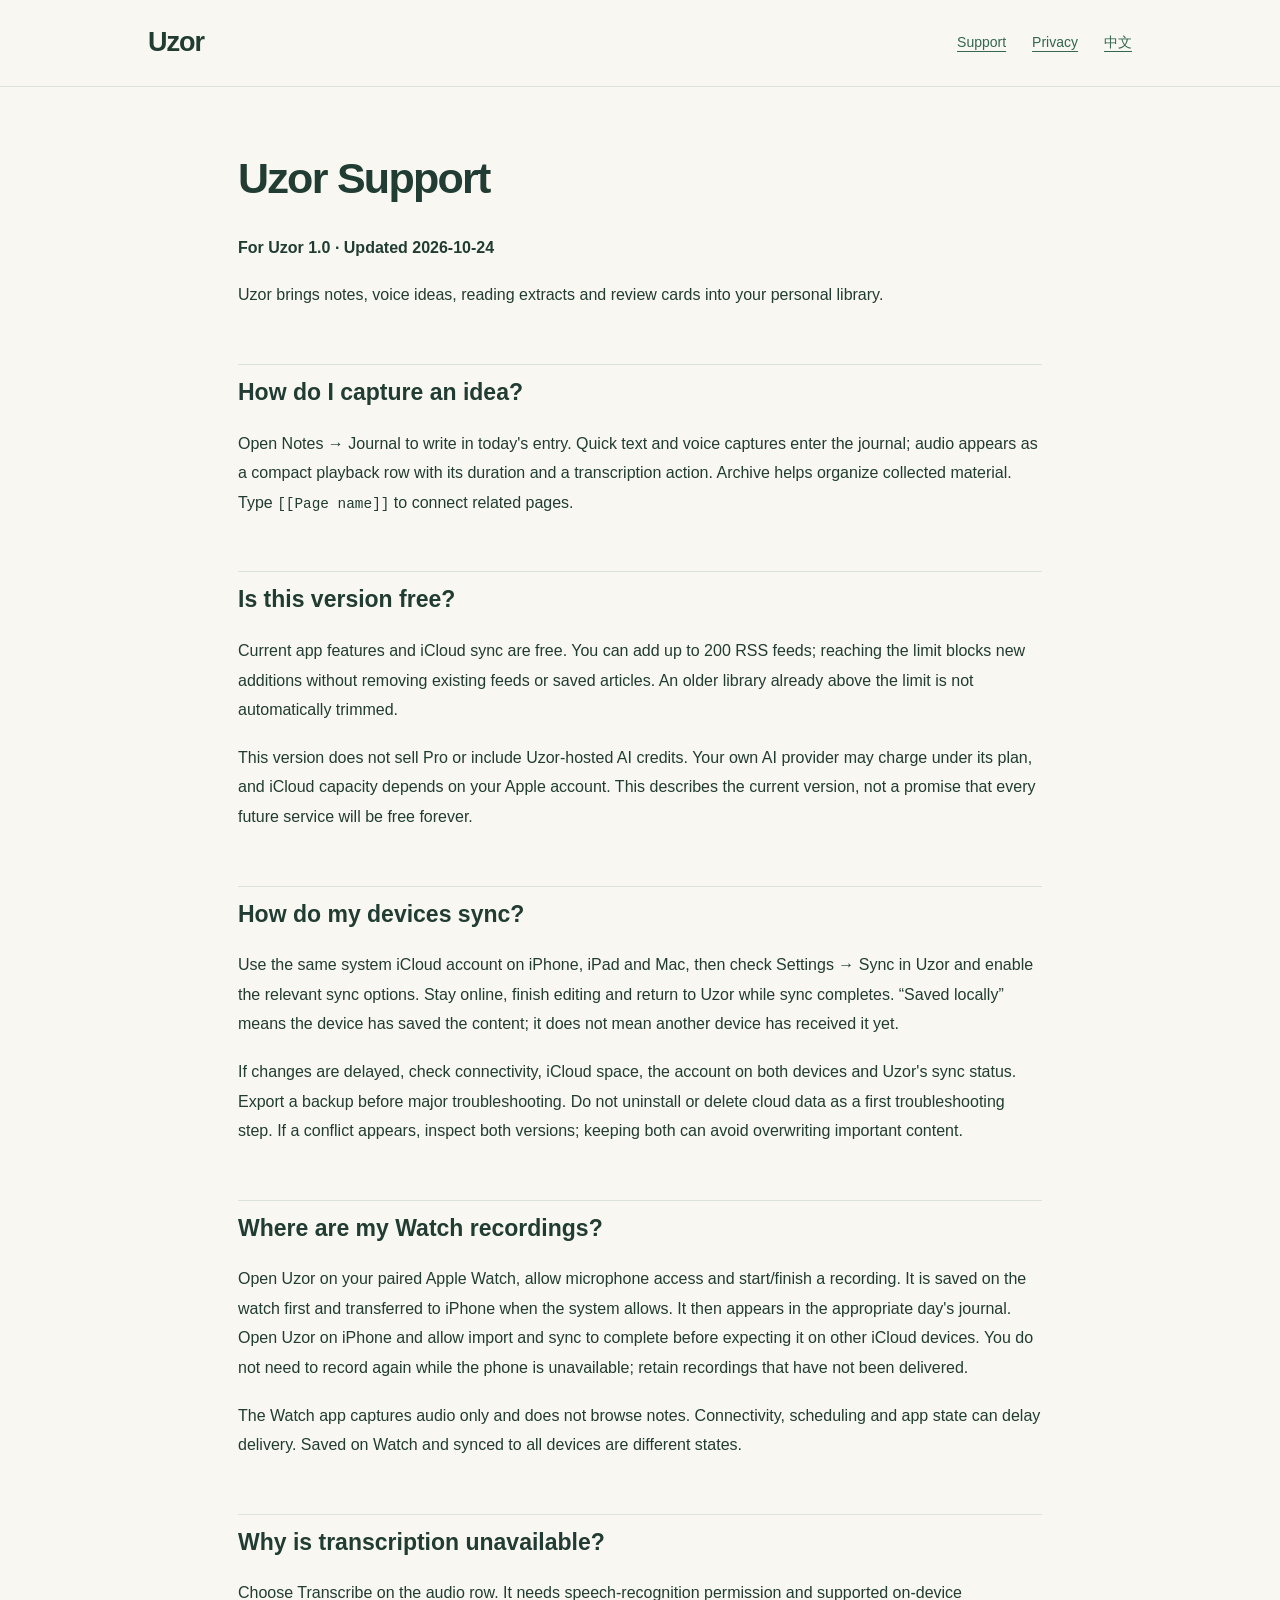
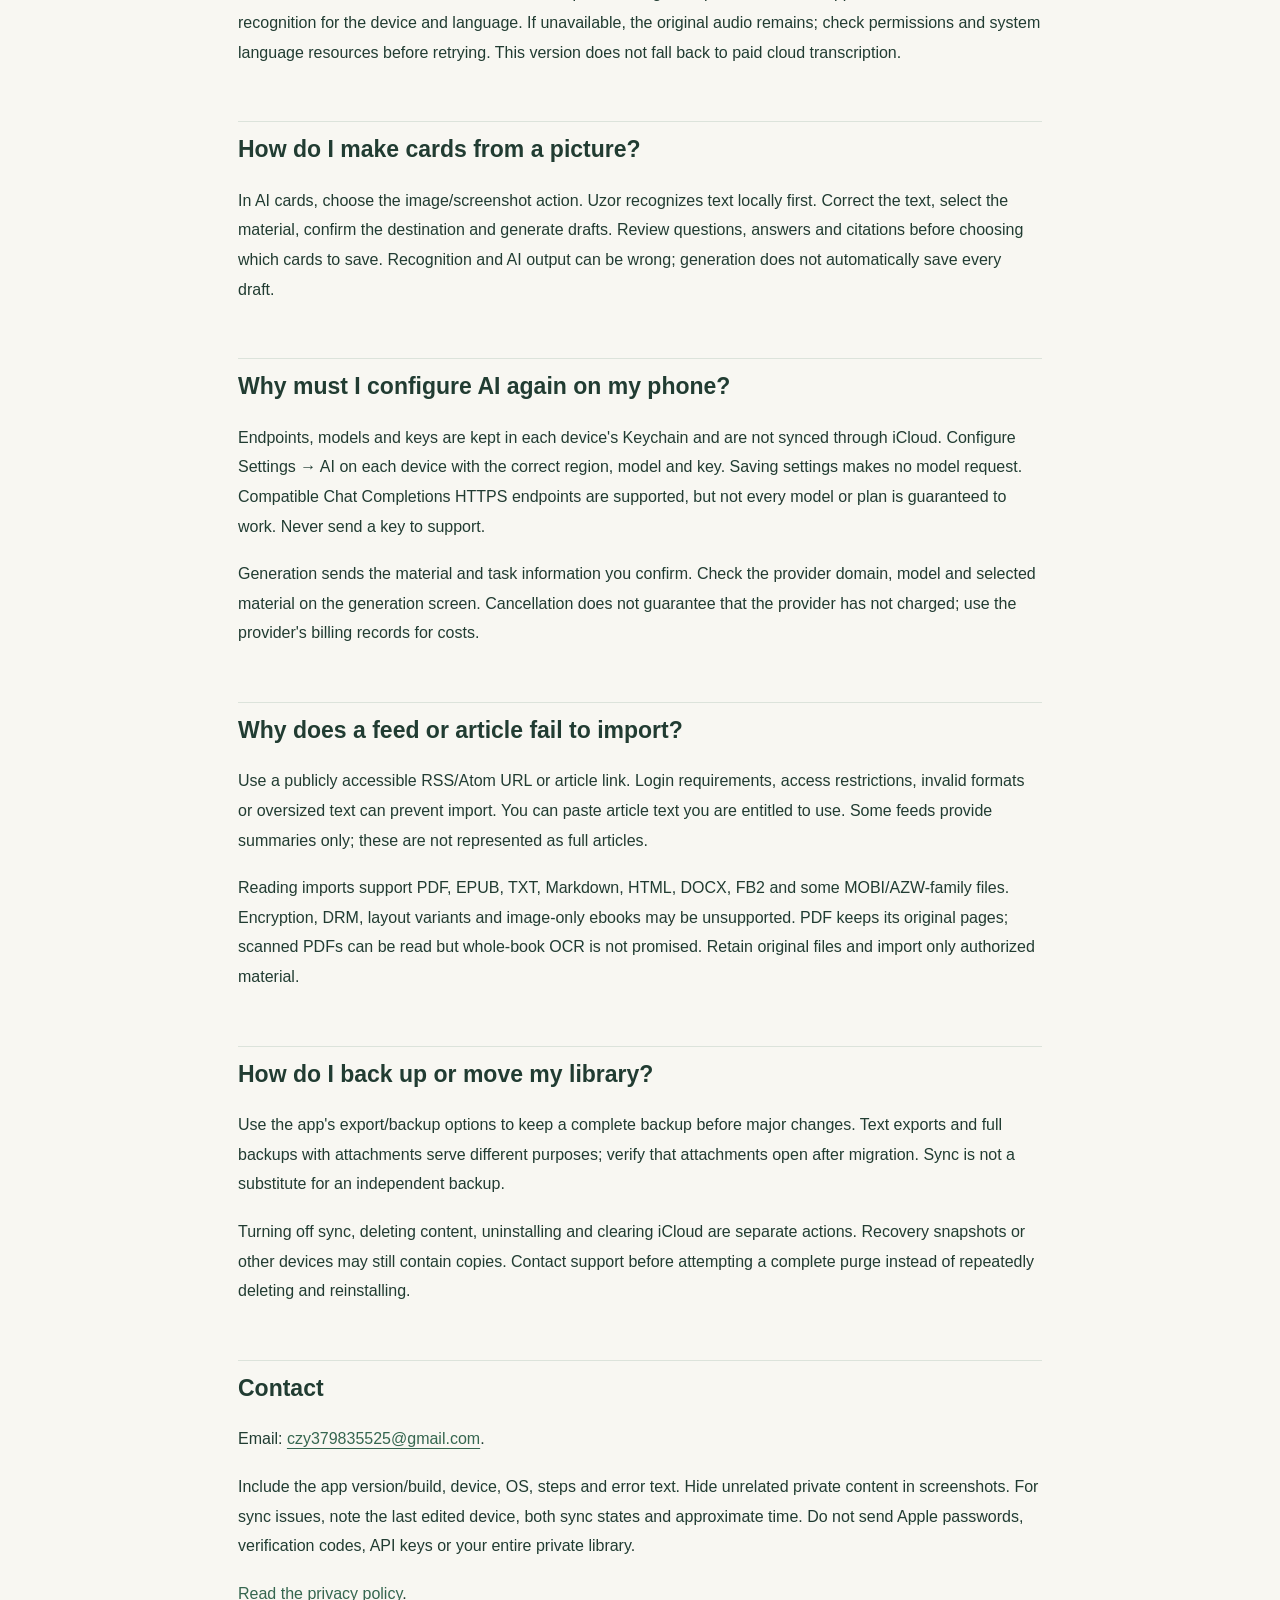
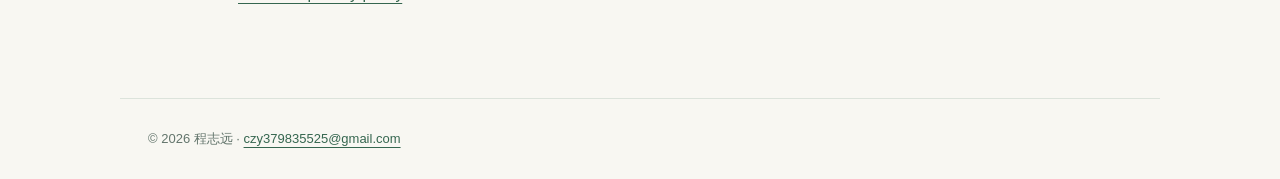
<file: en/support/index.html>
<!doctype html><html lang="en"><head><meta charset="utf-8"><meta name="viewport" content="width=device-width,initial-scale=1"><meta name="robots" content="index,follow"><title>Support · Uzor</title><link rel="stylesheet" href="../../style.css"></head><body><header><nav aria-label="Main navigation"><a class="brand" href="../../">Uzor</a><a href="./">Support</a><a href="../privacy/">Privacy</a><a href="../../support/">中文</a></nav></header><main><h1>Uzor Support</h1>
<p><strong>For Uzor 1.0 · Updated 2026-10-24</strong></p>
<p>Uzor brings notes, voice ideas, reading extracts and review cards into your personal library.</p>
<h2>How do I capture an idea?</h2>
<p>Open Notes → Journal to write in today&#x27;s entry. Quick text and voice captures enter the journal; audio appears as a compact playback row with its duration and a transcription action. Archive helps organize collected material. Type <code>[[Page name]]</code> to connect related pages.</p>
<h2>Is this version free?</h2>
<p>Current app features and iCloud sync are free. You can add up to 200 RSS feeds; reaching the limit blocks new additions without removing existing feeds or saved articles. An older library already above the limit is not automatically trimmed.</p>
<p>This version does not sell Pro or include Uzor-hosted AI credits. Your own AI provider may charge under its plan, and iCloud capacity depends on your Apple account. This describes the current version, not a promise that every future service will be free forever.</p>
<h2>How do my devices sync?</h2>
<p>Use the same system iCloud account on iPhone, iPad and Mac, then check Settings → Sync in Uzor and enable the relevant sync options. Stay online, finish editing and return to Uzor while sync completes. “Saved locally” means the device has saved the content; it does not mean another device has received it yet.</p>
<p>If changes are delayed, check connectivity, iCloud space, the account on both devices and Uzor&#x27;s sync status. Export a backup before major troubleshooting. Do not uninstall or delete cloud data as a first troubleshooting step. If a conflict appears, inspect both versions; keeping both can avoid overwriting important content.</p>
<h2>Where are my Watch recordings?</h2>
<p>Open Uzor on your paired Apple Watch, allow microphone access and start/finish a recording. It is saved on the watch first and transferred to iPhone when the system allows. It then appears in the appropriate day&#x27;s journal. Open Uzor on iPhone and allow import and sync to complete before expecting it on other iCloud devices. You do not need to record again while the phone is unavailable; retain recordings that have not been delivered.</p>
<p>The Watch app captures audio only and does not browse notes. Connectivity, scheduling and app state can delay delivery. Saved on Watch and synced to all devices are different states.</p>
<h2>Why is transcription unavailable?</h2>
<p>Choose Transcribe on the audio row. It needs speech-recognition permission and supported on-device recognition for the device and language. If unavailable, the original audio remains; check permissions and system language resources before retrying. This version does not fall back to paid cloud transcription.</p>
<h2>How do I make cards from a picture?</h2>
<p>In AI cards, choose the image/screenshot action. Uzor recognizes text locally first. Correct the text, select the material, confirm the destination and generate drafts. Review questions, answers and citations before choosing which cards to save. Recognition and AI output can be wrong; generation does not automatically save every draft.</p>
<h2>Why must I configure AI again on my phone?</h2>
<p>Endpoints, models and keys are kept in each device&#x27;s Keychain and are not synced through iCloud. Configure Settings → AI on each device with the correct region, model and key. Saving settings makes no model request. Compatible Chat Completions HTTPS endpoints are supported, but not every model or plan is guaranteed to work. Never send a key to support.</p>
<p>Generation sends the material and task information you confirm. Check the provider domain, model and selected material on the generation screen. Cancellation does not guarantee that the provider has not charged; use the provider&#x27;s billing records for costs.</p>
<h2>Why does a feed or article fail to import?</h2>
<p>Use a publicly accessible RSS/Atom URL or article link. Login requirements, access restrictions, invalid formats or oversized text can prevent import. You can paste article text you are entitled to use. Some feeds provide summaries only; these are not represented as full articles.</p>
<p>Reading imports support PDF, EPUB, TXT, Markdown, HTML, DOCX, FB2 and some MOBI/AZW-family files. Encryption, DRM, layout variants and image-only ebooks may be unsupported. PDF keeps its original pages; scanned PDFs can be read but whole-book OCR is not promised. Retain original files and import only authorized material.</p>
<h2>How do I back up or move my library?</h2>
<p>Use the app&#x27;s export/backup options to keep a complete backup before major changes. Text exports and full backups with attachments serve different purposes; verify that attachments open after migration. Sync is not a substitute for an independent backup.</p>
<p>Turning off sync, deleting content, uninstalling and clearing iCloud are separate actions. Recovery snapshots or other devices may still contain copies. Contact support before attempting a complete purge instead of repeatedly deleting and reinstalling.</p>
<h2>Contact</h2>
<p>Email: <a href="mailto:czy379835525@gmail.com" rel="noreferrer">czy379835525@gmail.com</a>.</p>
<p>Include the app version/build, device, OS, steps and error text. Hide unrelated private content in screenshots. For sync issues, note the last edited device, both sync states and approximate time. Do not send Apple passwords, verification codes, API keys or your entire private library.</p>
<p><a href="../privacy/" rel="noreferrer">Read the privacy policy</a>.</p></main><footer>© 2026 程志远 · <a href="mailto:czy379835525@gmail.com">czy379835525@gmail.com</a></footer></body></html>
</file>
<file: style.css>
:root{color-scheme:light dark;--paper:#f8f7f2;--ink:#213c32;--muted:#63756c;--line:#dce3db;--accent:#35664f;--soft:#eef2e9;font-family:-apple-system,BlinkMacSystemFont,"Segoe UI","PingFang SC",sans-serif}*{box-sizing:border-box}body{margin:0;background:var(--paper);color:var(--ink);font-size:16px;line-height:1.85}a{color:var(--accent);text-underline-offset:4px}header{border-bottom:1px solid var(--line)}nav{max-width:1040px;margin:auto;min-height:82px;padding:18px 28px;display:flex;align-items:center;gap:26px}nav .brand{font-size:27px;font-weight:700;margin-right:auto;letter-spacing:-1px;text-decoration:none;color:var(--ink)}nav a{font-size:14px}main{max-width:860px;margin:64px auto 90px;padding:0 28px}h1{font-size:clamp(30px,5vw,43px);letter-spacing:-.04em;line-height:1.3;margin:0 0 26px}h2{font-size:23px;line-height:1.5;margin-top:54px;padding-top:10px;border-top:1px solid var(--line)}p{margin:18px 0}ul{padding-left:24px}li{margin:8px 0}.notice{border-left:3px solid #a58647;background:var(--soft);padding:14px 20px;margin:0 0 36px;color:var(--muted);font-size:14px}.table-scroll{overflow-x:auto}table{border-collapse:collapse;min-width:550px;width:100%;font-size:14px}th,td{text-align:left;vertical-align:top;padding:12px;border:1px solid var(--line)}th{background:var(--soft)}code{font-size:.9em;overflow-wrap:anywhere}footer{max-width:1040px;margin:auto;padding:28px;border-top:1px solid var(--line);font-size:13px;color:var(--muted)}a:focus-visible{outline:3px solid #8bb59a;outline-offset:5px}@media(max-width:600px){nav{gap:16px;padding:14px 20px;flex-wrap:wrap}nav .brand{width:100%;margin:0}main{margin-top:36px;padding:0 20px}h2{margin-top:38px}}@media(prefers-color-scheme:dark){:root{--paper:#18221e;--ink:#d9e6dd;--muted:#a3b4a9;--line:#34473a;--accent:#a6d8b8;--soft:#23342a}}
</file>
